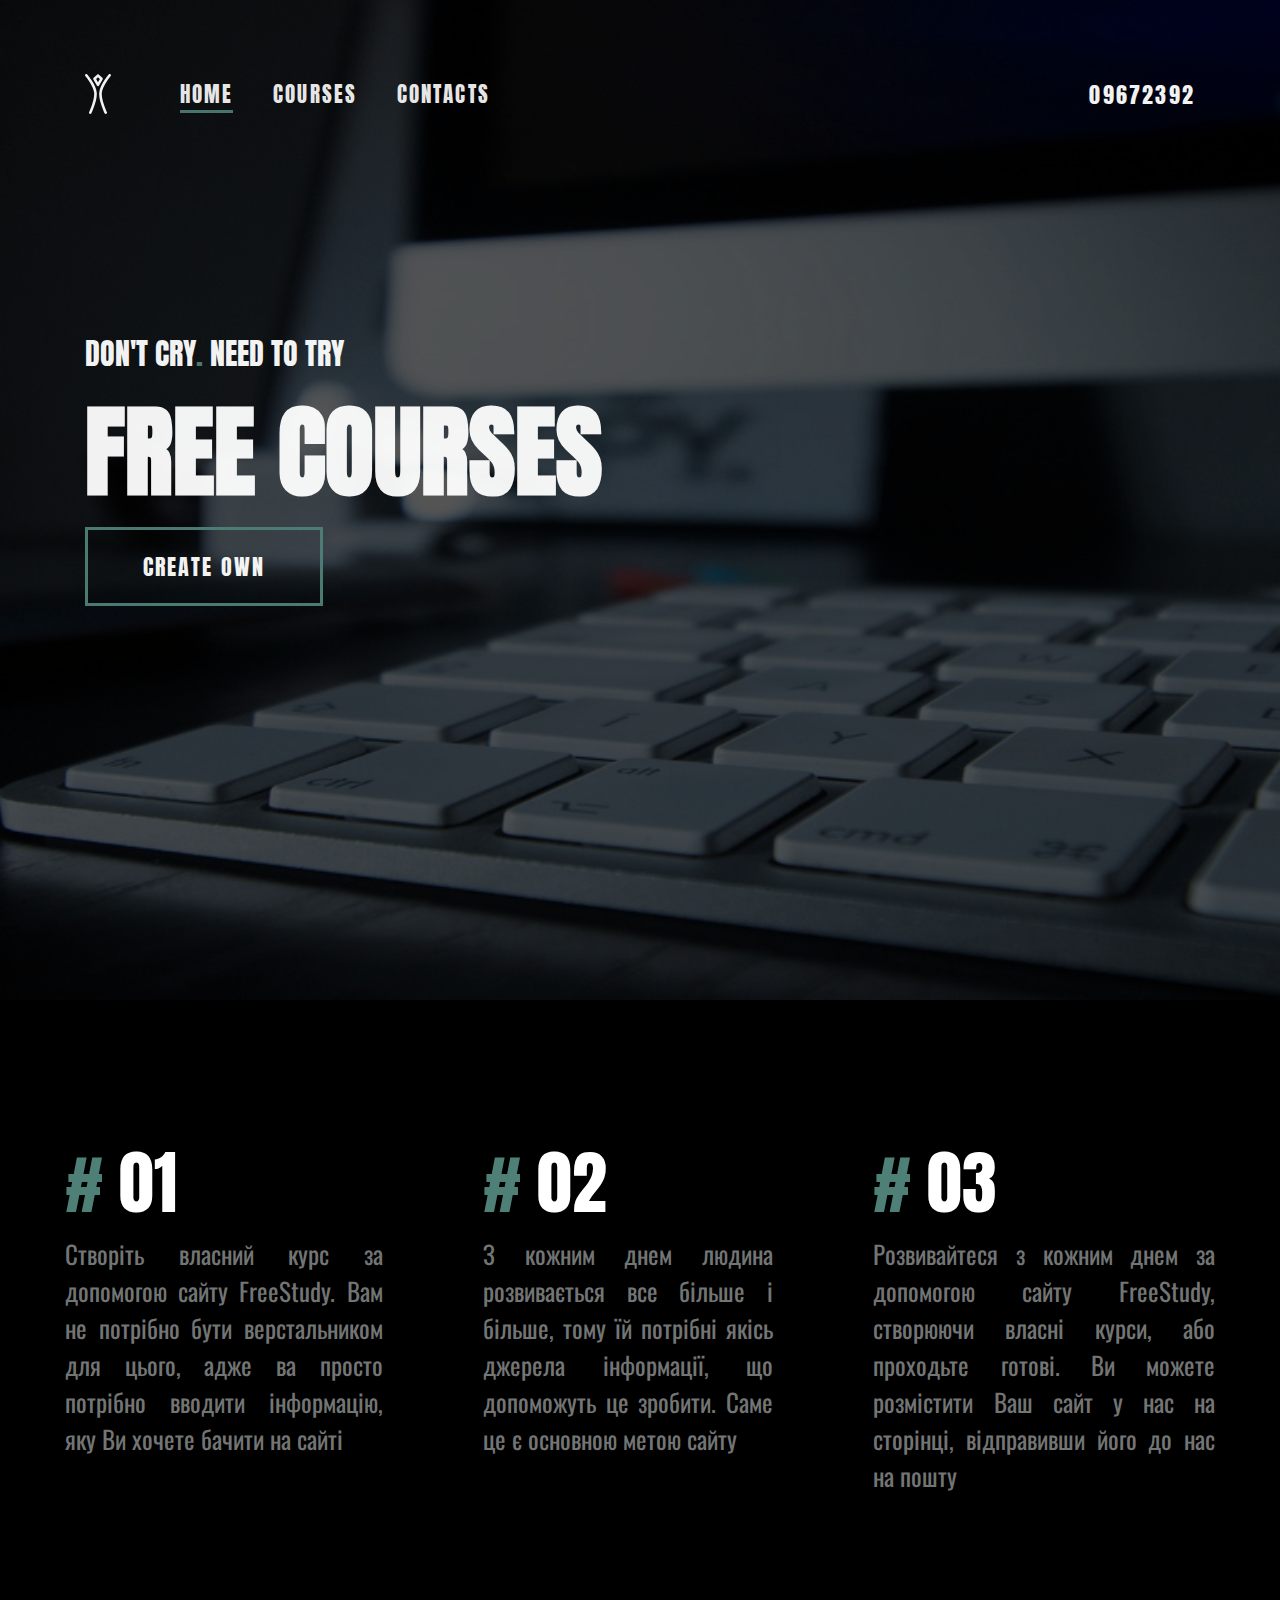
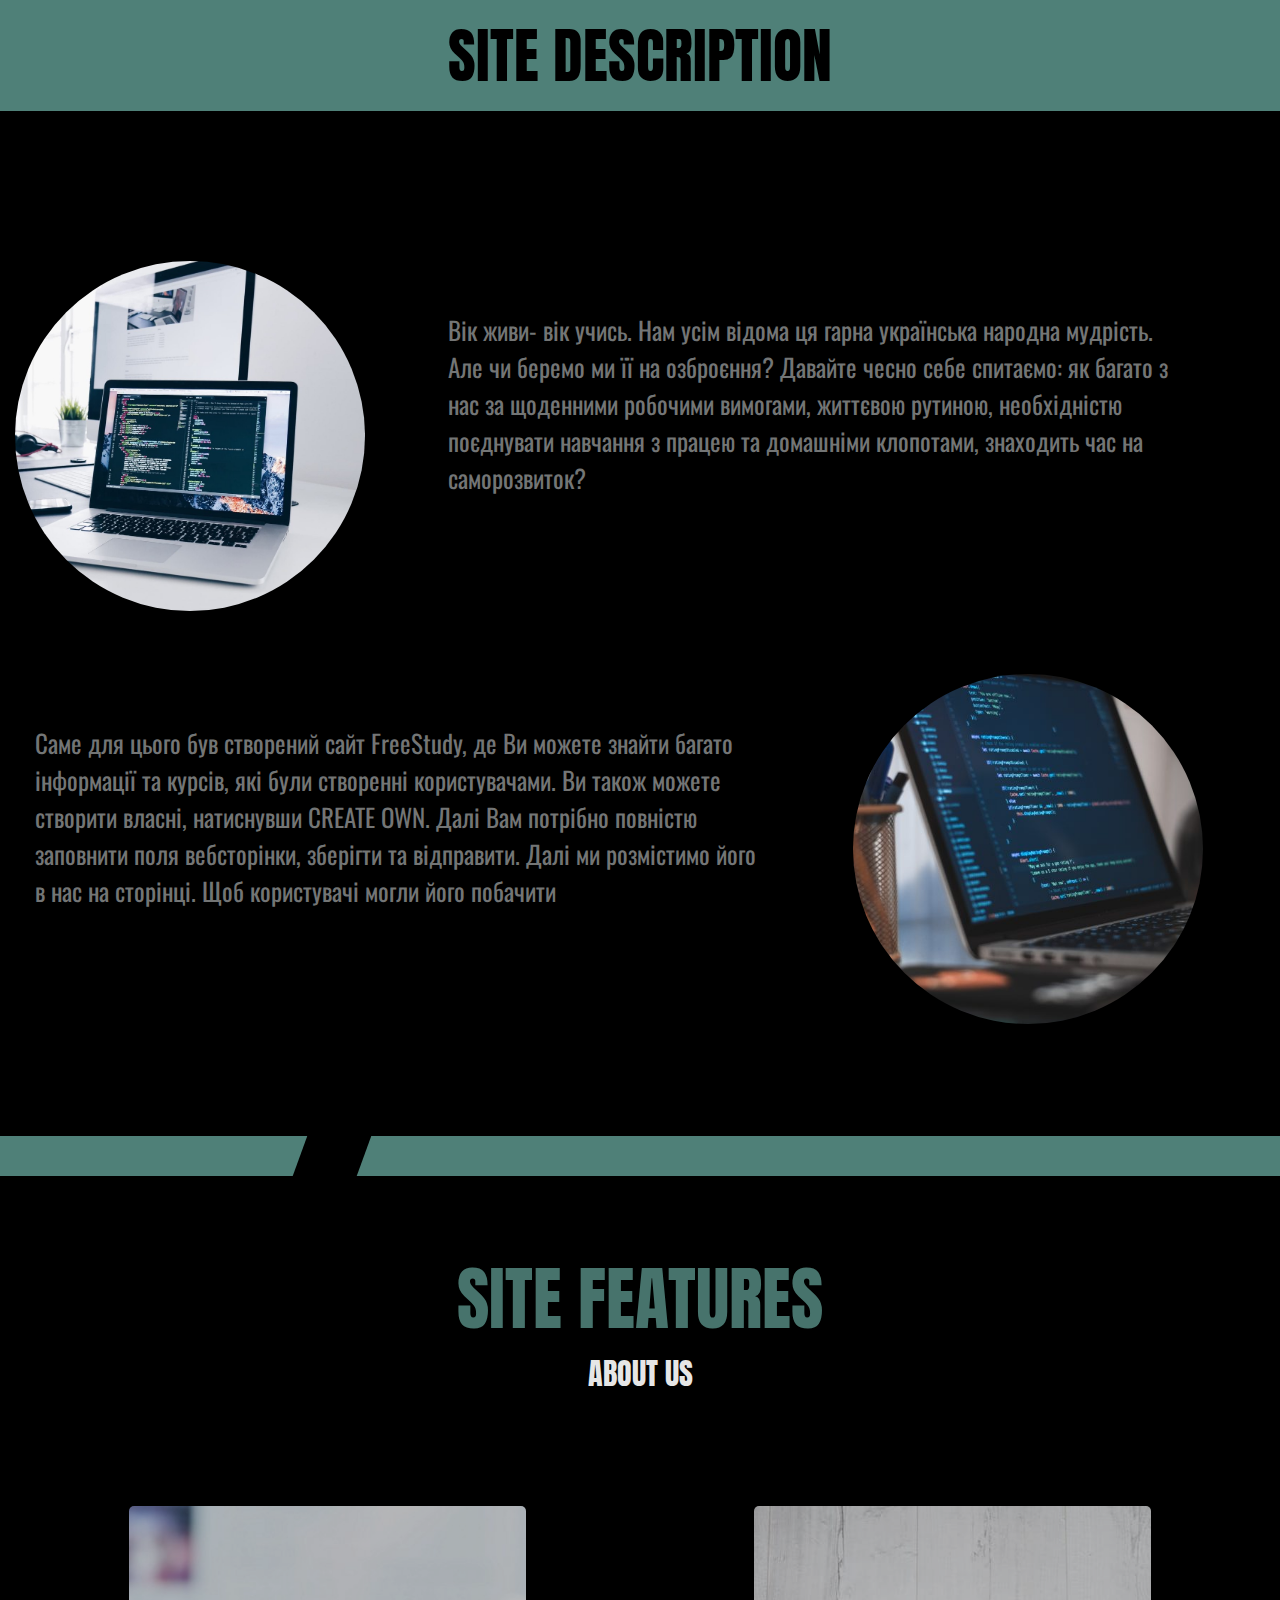
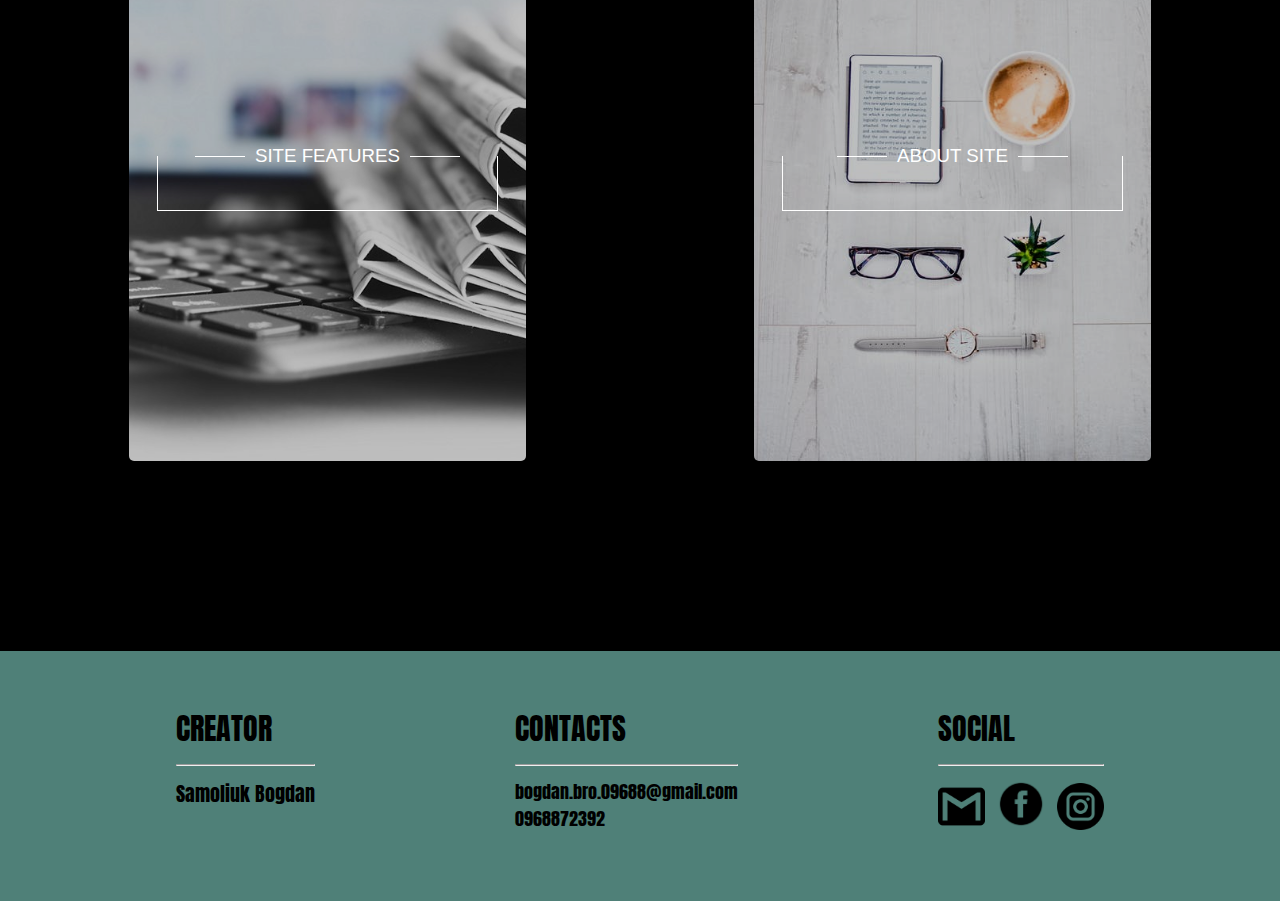
<file: index.html>
<!DOCTYPE html>
	<html>
	<head>
		<meta charset="utf-8">
		<title>Courses</title>
		<link rel="preconnect" href="https://fonts.googleapis.com">
		<link rel="preconnect" href="https://fonts.gstatic.com" crossorigin>
		<link href="https://fonts.googleapis.com/css2?family=Anton&family=Open+Sans&display=swap" rel="stylesheet">
		<link rel="preconnect" href="https://fonts.googleapis.com">
		<link rel="preconnect" href="https://fonts.gstatic.com" crossorigin>
		<link href="https://fonts.googleapis.com/css2?family=Oswald:wght@200;300;500&display=swap" rel="stylesheet">
		<link rel="stylesheet" href="css/main.css">
<link href="https://fonts.googleapis.com/css2?family=Oswald:wght@600&family=PT+Sans&display=swap" rel="stylesheet">
	</head>
	<body>
		<header id="header" class="header">
			<div class="container">
				<div class="nav">
					<img src="img/logo.svg" alt="" class="logo">
				
				<ul class="menu">
					<li>
						<a href="#">
							<span style="border-bottom: #4f8078 solid 3px;">Home
						</a>
					</li>
					<li>
						<a href="index3.html">
							COURSES
						</a>
					</li>
					
					<li>
						<a href="#footer">
							Contacts
						</a>
					</li>
				</ul>
				<a href="tel:0968872392" class="tel">
					09672392
				</a>
			</div>
			<div class="Header_title">
				<p>Don't cry<span style="color: #4f8078;">.</span> need to try</p>
				<h1>
					free Courses 
				</h1>
				<a href="konst.html"><div class="btn">CREATE OWN</div></a>
			</div>
		</div>
		</header>
		<section class="about">
			<div class="container2">
				<div class="for_pic1">		
				<div class="bw">
					<p class='per'>#<span style="color:white;"> 01<span/>
						<p class="text_under_per">Створіть власний курс за допомогою сайту FreeStudy. Вам не потрібно бути верстальником для цього, адже ва просто потрібно вводити інформацію, яку Ви хочете бачити на сайті</p></p></div>
				<div class="bw"><p class='per'>#<span style="color:white;"> 02<span/><p class="text_under_per">З кожним днем людина розвивається все більше і більше, тому їй потрібні якісь джерела інформації, що допоможуть це зробити. Саме це є основною метою сайту</p></p></div>
				<div class="bw"><p class='per'>#<span style="color:white;"> 03<span/><p class="text_under_per" style="">Розвивайтеся з кожним днем за допомогою сайту FreeStudy, створюючи власні курси, або проходьте готові. Ви можете розмістити Ваш сайт у нас на сторінці, відправивши його до нас на пошту</p></p></div>
				</div>
			</div>
			<div class="liner">
				<div class="liner_set">
						site description 
				</div>
			</div>
			<div class="mack" style="margin-top: 150px;" >
				<div class="krug">
					<div class="mack_img_gol">
						<img src="img/human.jpeg" class="mack_img">
					</div>
					<div class="mack_info">Вік живи- вік учись. Нам усім відома ця гарна українська народна мудрість. Але чи беремо ми її на озброєння? Давайте чесно себе спитаємо: як багато з нас за щоденними робочими вимогами, життєвою рутиною, необхідністю поєднувати навчання з працею та домашніми клопотами, знаходить час на саморозвиток? </div>
					</div>
					
					
					</div>
				</div>
			</div>
			<div class="mack"  style="margin-top: 0px; padding-bottom: 50px;">
				<div class="krug" >
					
					<div class="mack_info">Саме для цього був створений сайт FreeStudy, де Ви можете знайти багато інформації та курсів, які були створенні користувачами. Ви також можете створити власні, натиснувши CREATE OWN. Далі Вам потрібно повністю заповнити поля вебсторінки, зберігти та відправити. Далі ми розмістимо його в нас на сторінці. Щоб користувачі могли його побачити</div>
					<div class="mack_img_gol">
						<img src="img/hunan3.jpg" class="mack_img">
					</div>
					</div>
					
					
					</div>
				</div>
			</div>
			<div class="container3">
				<div Id="parallelogram"></div>
				<div Id="parallelogram2"></div>
			</div>
		
			
				<div class=""></div>
		</section>
		<div class="up_vr"><span style="color: #4f8078; text-transform: uppercase;">
site features</span>	<p style="font-size: 30px;">
ABOUT US</p> </div>
	<div class="portfolio-wrap">
		<div class="portfolio-item">
			<div class="portfolio-item-wrap">
			<a href="">
			<img src="img/vr.jpg">
			<div class="portfolio-item-inner">
			<div class="portfolio-heading">
				<h3>site features</h3>
			</div>
			<ul>
				<li>Сайт повнісю безкоштовний</li>
				<li>Створення власних курсів</li>
				<li>Змога викладати їх на сайт</li>	
			</ul>
		</div>
		</a>
	</div>
	</div>
	<div class="portfolio-item">
		<div class="portfolio-item-wrap">
		<a href="">
		<img src="img/vr.jpeg">
		<div class="portfolio-item-inner">
		<div class="portfolio-heading">
			<h3>ABOUT SITE</h3>
		</div>
		<ul>
			<li>Створений за допомогою фреймворка Django</li>
			<li>Використовує jquery</li>
			<li>Має коментарі</li>
		</ul>
		</div>
		</a>
	</div>
	</div>
	</div>
	<div class="under_vr"></div>
		<footer id="footer" class="footer">
			<div style="max-width: 1250px;display: flex">
			<div class="fot1">
			<div class="fot2"><div style="font-size: 30px;text-align: left;">CREATOR</div><hr><div style="font-size:20px">Samoliuk Bogdan</div></div>
					
		</div>
		<div class="fot1">
			<div class="fot2"><div style="font-size: 30px;text-align: left;">CONTACTS</div><hr><div style="font-size:18px">bogdan.bro.09688@gmail.com</div><div style="font-size:18px; text-align: left;">0968872392</div></div>
					
		</div>
				<div class="fot1">
			<div class="fot2"><div style="font-size: 30px;text-align: left;">SOCIAL</div><hr><div style="font-size:18px"><a target="_blank" href="https://mail.google.com/mail/u/0/#inbox?compose=CllgCJqZhJgnZJndPWNHlkKpFGdcJlqdkKwjTfwQHDgZjkzsdgXxFPXzzLrSWDZhXlLRXVzqXWg"><img src="img/mal.png" height="47px" alt=""></a><img src="img/fac.png" height="52px" style="margin: 0 10px" alt=""><img src="img/inst.png" height="47px" style="margin: 0 0px" alt=""></div></div>
					
		</div>
				
	</div>	
</div>
		</footer>
	</body>
	</html>
</file>
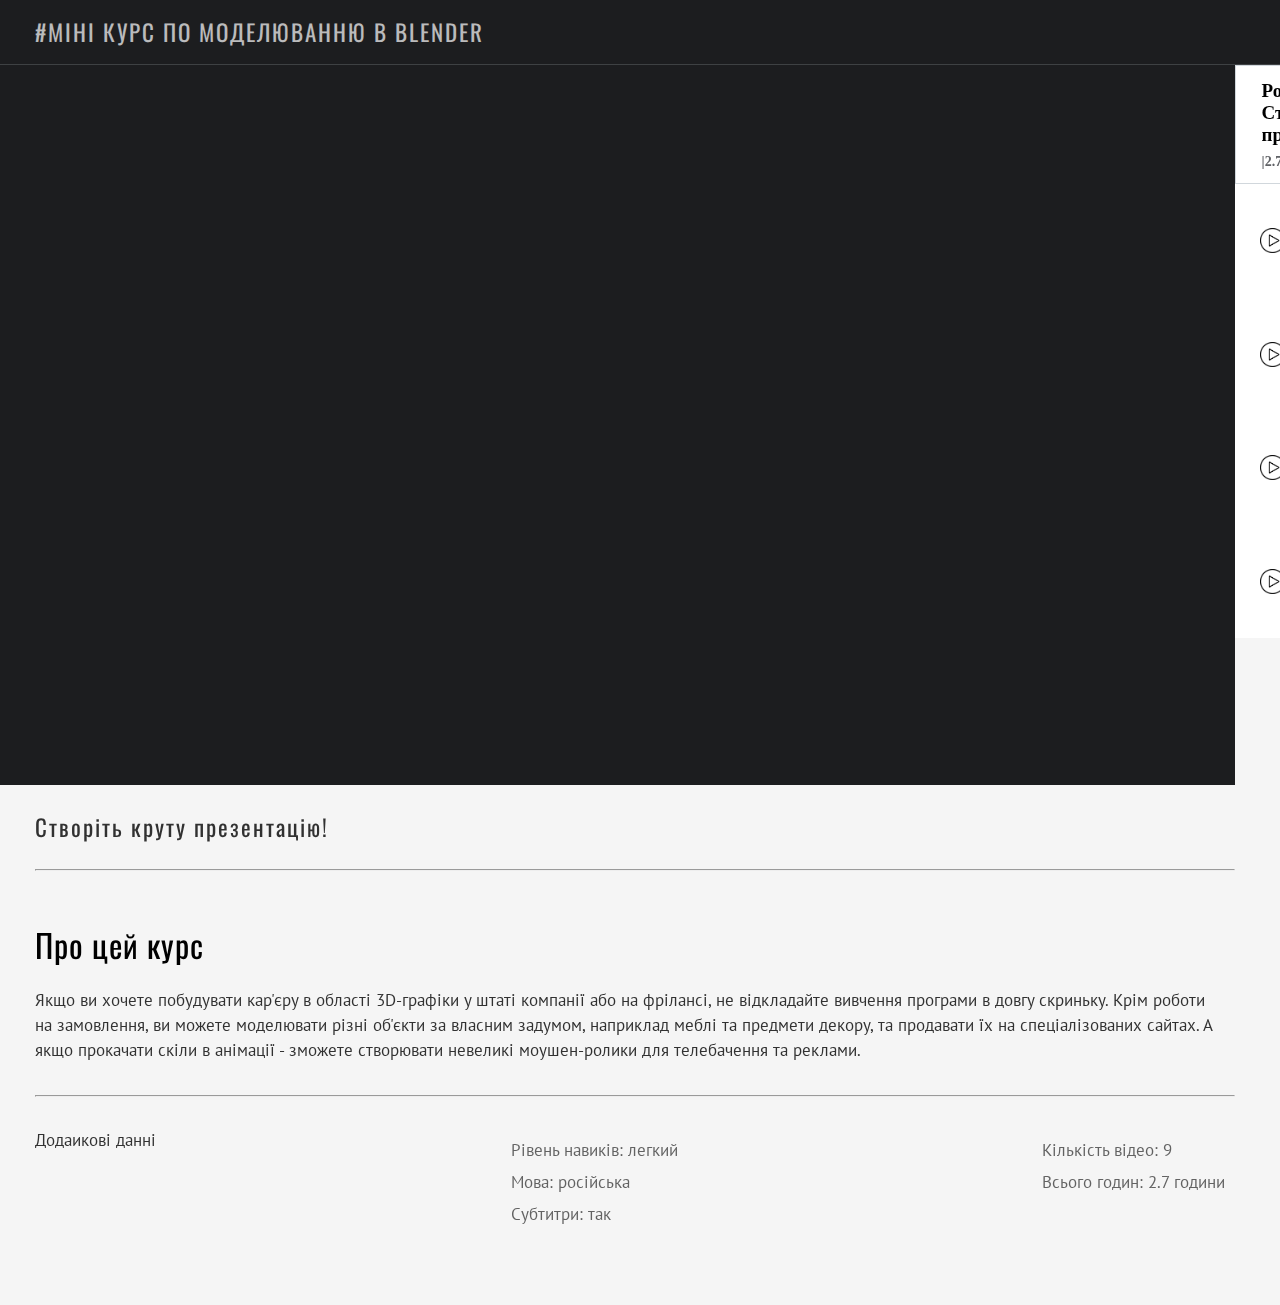
<file: blender.html>
<!DOCTYPE html>
    <html>
    <head>
        <meta charset="utf-8">
        <title>Courses</title>
        <link rel="stylesheet" type="text/css" href="css/main2.css">
        <link rel="preconnect" href="https://fonts.googleapis.com">
        <link rel="preconnect" href="https://fonts.gstatic.com" crossorigin>
        <link href="https://fonts.googleapis.com/css2?family=Anton&family=Open+Sans&display=swap" rel="stylesheet">
<link rel="preconnect" href="https://fonts.googleapis.com">
<link rel="preconnect" href="https://fonts.gstatic.com" crossorigin>
<link href="https://fonts.googleapis.com/css2?family=Fira+Sans:ital,wght@1,200&family=Oswald:wght@200;300;500&family=Raleway:wght@700&display=swap" rel="stylesheet">
<link rel="preconnect" href="https://fonts.googleapis.com">
<link rel="preconnect" href="https://fonts.gstatic.com" crossorigin>
<link href="https://fonts.googleapis.com/css2?family=PT+Sans&display=swap" rel="stylesheet">
<meta name="viewport" content="width=device-width, initial-scale=1">
<link href="https://fonts.googleapis.com/css2?family=Oswald:wght@600&family=PT+Sans&display=swap" rel="stylesheet">
<script src="js/script1.js"></script>
<script src="https://ajax.googleapis.com/ajax/libs/jquery/2.2.0/jquery.min.js"></script>
    </head>
<body>
        <header id="header" class="header">
            <div class="nav">
                <span class="head_tx" style="color:white; margin-top: 15px; font-size: 23px; opacity: .7; font-weight: 400; font-family: 'Oswald', sans-serif; letter-spacing: 2px;">#МІНІ КУРС ПО МОДЕЛЮВАННЮ В BLENDER </span>
            </div>
        </header>
            <div class="gol" style="">
                <div class="vid_inf"  >
                    <div class="video">
                        <div id="brbr" class="video2" style="background-color: #1c1d1f; padding-bottom: 40px;">
                         <iframe id='demo2' style="display: block;" class="vid_curs" src="https://www.youtube.com/embed/1xPVYDlq1lI" title="YouTube video player" frameborder="0"></iframe>
                          
                   </div>
                   <div class="youtube" style="background-color: #1c1d1f;">
    <iframe class="vid_curs2" frameborder="0" allowfullscreen style="background-color: #1c1d1f; padding-bottom: 40px;"></iframe>
                        </div>

  <style type="text/css">
div.youtube {
  display: none;
}
</style>
                   <div class="pereck">
                    <img style="transform: scale(-1, 1)" src="img/per1.png">
                    <div class="text_pereck"></div>
                    <img  src="img/per1.png">
                   </div>
                   <div class="under_vid_gol">
                <div class="under_vid"> <h3 style="font-size: 23px; opacity: .8;font-weight: 400; font-family: 'Oswald', sans-serif; letter-spacing: 2px;">Створіть круту презентацію!</h3></div> <hr >
                <div class="about_cur">
                    <h2 style="margin-bottom: 20px; font-size: 32px;font-weight: 400; font-family: 'Oswald', sans-serif; letter-spacing: 1px;">Про цей курс</h2>
                    <p style="width: 1200px;padding-right: 15px;opacity: .8; line-height: 25px; font-weight: 400;">

Якщо ви хочете побудувати кар'єру в області 3D-графіки у штаті компанії або на фрілансі, не відкладайте вивчення програми в довгу скриньку. Крім роботи на замовлення, ви можете моделювати різні об'єкти за власним задумом, наприклад меблі та предмети декору, та продавати їх на спеціалізованих сайтах. А якщо прокачати скіли в анімації - зможете створювати невеликі моушен-ролики для телебачення та реклами.
</p>
                </div>
                <hr style="margin:32px 0">
                <div class="podr"><div style="opacity: .8; margin-left: 0px;">Додаикові данні</div><div><p>Рівень навиків: легкий</p> 
                                                                   <p>Мова: російська</p> 
                                                                   <p>Субтитри: так</p> 

                </div><div> <p>Кількість відео: 9</p><p>Всього годин: 2.7 години</p> 
</div></div><div id="disqus_thread" style="width:98%; margin: 70px 0;"></div>
<script>
    
    (function() { // DON'T EDIT BELOW THIS LINE
    var d = document, s = d.createElement('script');
    s.src = 'https://https-bogdan8151-github-io-test2-index2.disqus.com/embed.js';
    s.setAttribute('data-timestamp', +new Date());
    (d.head || d.body).appendChild(s);
    })();
</script>
<script id="dsq-count-scr" src="//https-bogdan8151-github-io-test2-index2.disqus.com/count.js" async></script>
               </div>
                    </div>
                        
                    <div class="info">
                       
                        <div class="sidebar2"><span class="udlite2">Розділ 1: Створення презентації<p class="under_udlite">|2.7 години</p></span>
                        </div>
                        <a href="blender.html"><div class="sidebar3"><img src="img/play.png" height="25px" style="margin: 0 25px;"><span class="udlite3" onclick="toggleText()">1. Матеріали курса<p class="under_udlite">|24    мин</p></span></div></a>
                        <div class="sidebar3"><img src="img/play.png" height="25px" style="margin: 0 25px;"><span class="udlite3" onclick="toggleText()">2. Матеріали курса<p class="under_udlite">|14мин</p></span></div>
                        <div class="sidebar4"><img src="img/play.png" height="25px" style="margin: 0 25px;"><span class="udlite3" onclick="toggleText()">3. Матеріали курса<p class="under_udlite">|20мин</p></span></div>
                        <div class="sidebar5"><img src="img/play.png" height="25px" style="margin: 0 25px;"><span class="udlite3"  onclick="toggleTex()">4. Матеріали курса<p class="under_udlite">|24мин</p></span></div>
                        
                        
                       
                        

                    </div>
                    </div>
                </div>
            </div>
            
        <footer>
        </footer>
        <script type="text/javascript">
  $('.sidebar3').click(function() {
  var elem = document.getElementById("brbr");
  elem.style.display = 'none';
  $('div.youtube').css('display', 'block');
  $('iframe.vid_curs2').prop('src', 'https://www.youtube.com/embed/K2KutcaLq9M');
});

   $('.sidebar4').click(function() {
  var elem = document.getElementById("brbr");
  elem.style.display = 'none';
  $('div.youtube').css('display', 'block');
  $('iframe.vid_curs2').prop('src', 'https://www.youtube.com/embed/nOOx6Ik91sc');
});
   $('.sidebar5').click(function() {
  var elem = document.getElementById("brbr");
  elem.style.display = 'none';
  $('div.youtube').css('display', 'block');
  $('iframe.vid_curs2').prop('src', 'https://www.youtube.com/embed/tYQcSP57lls');
});
      $('.sidebar5').click(function() {
  var elem = document.getElementById("brbr");
  elem.style.display = 'none';
  $('div.youtube').css('display', 'block');
  $('iframe.vid_curs2').prop('src', 'https://www.youtube.com/embed/tYQcSP57lls');
});
</script>
<script src="https://ajax.googleapis.com/ajax/libs/jquery/2.2.0/jquery.min.js"></script>
    </body>
    </html>
</file>
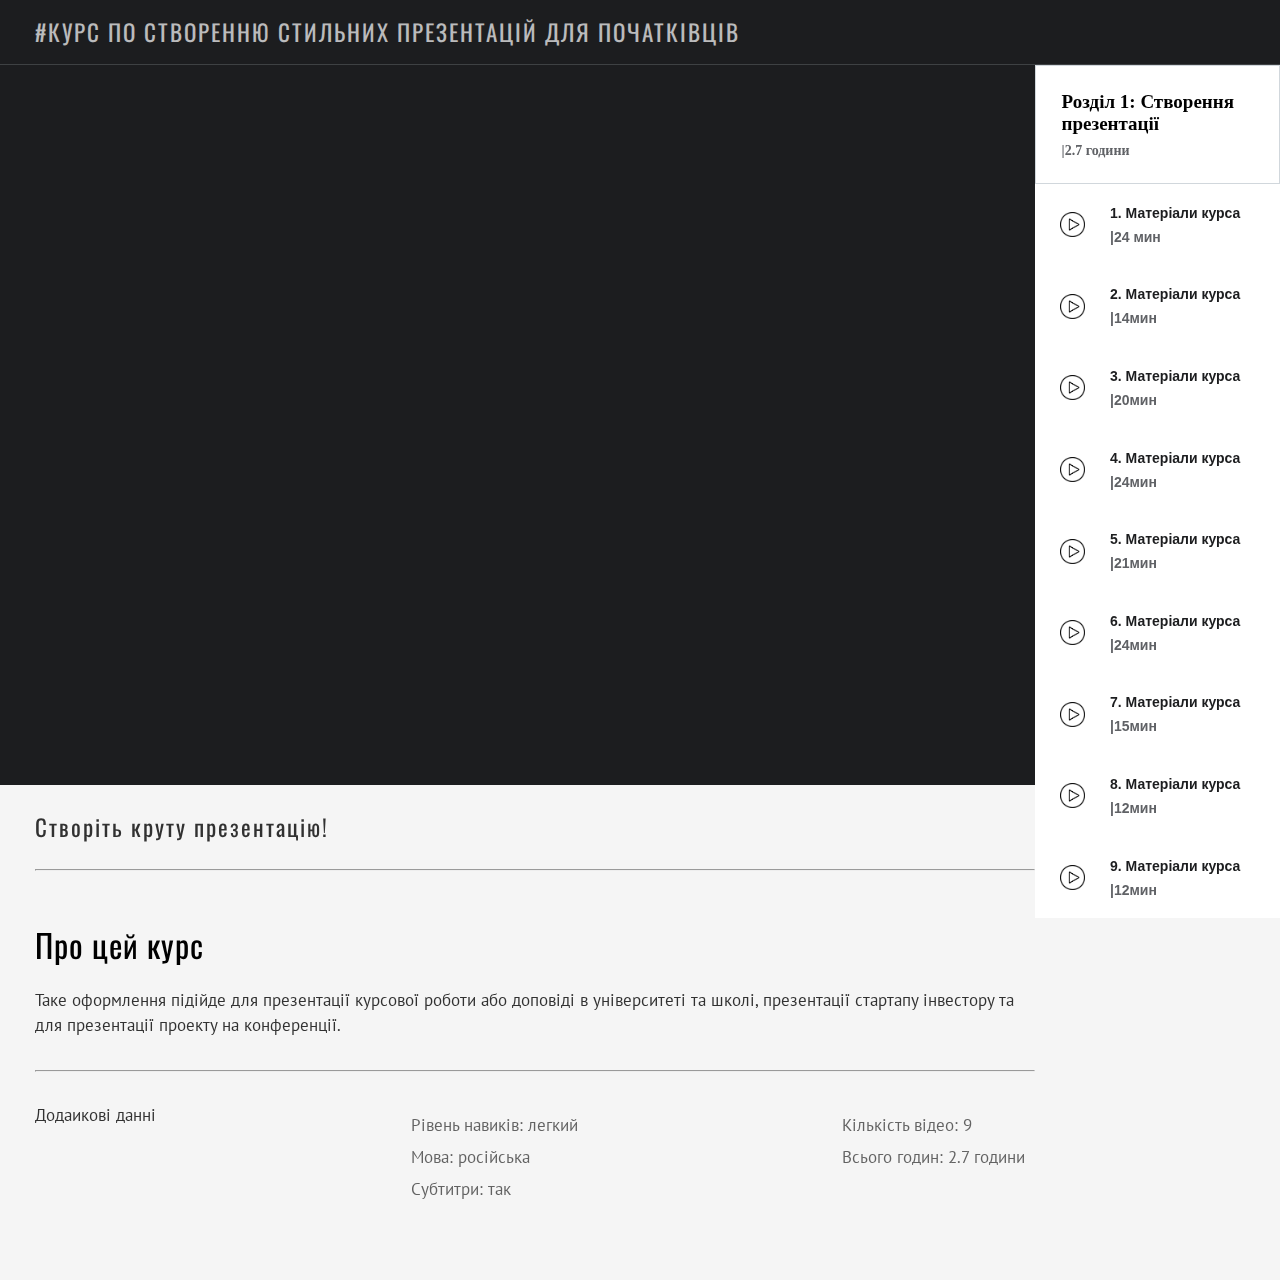
<file: index2.html>
<!DOCTYPE html>
    <html>
    <head>
        <meta charset="utf-8">
        <title>Courses</title>
        <link rel="stylesheet" type="text/css" href="css/main2.css">
        <link rel="preconnect" href="https://fonts.googleapis.com">
        <link rel="preconnect" href="https://fonts.gstatic.com" crossorigin>
        <link href="https://fonts.googleapis.com/css2?family=Anton&family=Open+Sans&display=swap" rel="stylesheet">
<link rel="preconnect" href="https://fonts.googleapis.com">
<link rel="preconnect" href="https://fonts.gstatic.com" crossorigin>
<link href="https://fonts.googleapis.com/css2?family=Fira+Sans:ital,wght@1,200&family=Oswald:wght@200;300;500&family=Raleway:wght@700&display=swap" rel="stylesheet">
<link rel="preconnect" href="https://fonts.googleapis.com">
<link rel="preconnect" href="https://fonts.gstatic.com" crossorigin>
<link href="https://fonts.googleapis.com/css2?family=PT+Sans&display=swap" rel="stylesheet">
<meta name="viewport" content="width=device-width, initial-scale=1">
<link href="https://fonts.googleapis.com/css2?family=Oswald:wght@600&family=PT+Sans&display=swap" rel="stylesheet">
<script src="js/script1.js"></script>
<script src="https://ajax.googleapis.com/ajax/libs/jquery/2.2.0/jquery.min.js"></script>
    </head>
<body>
        <header id="header" class="header">
            <div class="nav">
                <span class="head_tx" style="color:white; margin-top: 15px; font-size: 23px; opacity: .7; font-weight: 400; font-family: 'Oswald', sans-serif; letter-spacing: 2px;">#КУРС ПО СТВОРЕННЮ СТИЛЬНИХ ПРЕЗЕНТАЦІЙ ДЛЯ ПОЧАТКІВЦІВ</span>
            </div>
        </header>
            <div class="gol" style="">
                <div class="vid_inf"  >
                    <div class="video">
                        <div id="brbr" class="video2" style="background-color: #1c1d1f; padding-bottom: 40px;">
                         <iframe id='demo2' style="display: block;" class="vid_curs" src="https://www.youtube.com/embed/R0pXi216Omk" title="YouTube video player" frameborder="0"></iframe>
                          
                   </div>
                   <div class="youtube" style="background-color: #1c1d1f;">
    <iframe class="vid_curs2" frameborder="0" allowfullscreen style="background-color: #1c1d1f; padding-bottom: 40px;"></iframe>
                        </div>

  <style type="text/css">
div.youtube {
  display: none;
}
</style>
                   <div class="pereck">
                    <img style="transform: scale(-1, 1)" src="img/per1.png">
                    <div class="text_pereck"></div>
                    <img  src="img/per1.png">
                   </div>
                   <div class="under_vid_gol">
                <div class="under_vid"> <h3 style="font-size: 23px; opacity: .8;font-weight: 400; font-family: 'Oswald', sans-serif; letter-spacing: 2px;">Створіть круту презентацію!</h3></div> <hr >
                <div class="about_cur">
                    <h2 style="margin-bottom: 20px; font-size: 32px;font-weight: 400; font-family: 'Oswald', sans-serif; letter-spacing: 1px;">Про цей курс</h2>
                    <p style="width: 1000px;padding-right: 15px;opacity: .8; line-height: 25px; font-weight: 400;">

Таке оформлення підійде для презентації курсової роботи або доповіді в університеті та школі, презентації стартапу інвестору та для презентації проекту на конференції.

</p>
                </div>
                <hr style="margin:32px 0">
                <div class="podr"><div style="opacity: .8; margin-left: 0px;">Додаикові данні</div><div><p>Рівень навиків: легкий</p> 
                                                                   <p>Мова: російська</p> 
                                                                   <p>Субтитри: так</p> 

                </div><div> <p>Кількість відео: 9</p><p>Всього годин: 2.7 години</p> 
</div></div><div id="disqus_thread" style="width:98%; margin: 70px 0;"></div>
<script>
    
    (function() { // DON'T EDIT BELOW THIS LINE
    var d = document, s = d.createElement('script');
    s.src = 'https://https-bogdan8151-github-io-test2-index2.disqus.com/embed.js';
    s.setAttribute('data-timestamp', +new Date());
    (d.head || d.body).appendChild(s);
    })();
</script>
<script id="dsq-count-scr" src="//https-bogdan8151-github-io-test2-index2.disqus.com/count.js" async></script>
               </div>
                    </div>
                        
                    <div class="info">
                       
                        <div class="sidebar2"><span class="udlite2">Розділ 1: Створення презентації<p class="under_udlite">|2.7 години</p></span>
                        </div>
                        <a href="index2.html"><div class="sidebar3"><img src="img/play.png" height="25px" style="margin: 0 25px;"><span class="udlite3" onclick="toggleText()">1. Матеріали курса<p class="under_udlite">|24    мин</p></span></div></a>
                        <div class="sidebar3"><img src="img/play.png" height="25px" style="margin: 0 25px;"><span class="udlite3" onclick="toggleText()">2. Матеріали курса<p class="under_udlite">|14мин</p></span></div>
                        <div class="sidebar4"><img src="img/play.png" height="25px" style="margin: 0 25px;"><span class="udlite3" onclick="toggleText()">3. Матеріали курса<p class="under_udlite">|20мин</p></span></div>
                        <div class="sidebar10"><img src="img/play.png" height="25px" style="margin: 0 25px;"><span class="udlite3"  onclick="toggleTex()">4. Матеріали курса<p class="under_udlite">|24мин</p></span></div>
                        <div class="sidebar5"><img src="img/play.png" height="25px" style="margin: 0 25px;"><span class="udlite3" onclick="toggleTex()">5. Матеріали курса<p class="under_udlite">|21мин</p></span></div>
                        <div class="sidebar6"><img src="img/play.png" height="25px" style="margin: 0 25px;"><span class="udlite3">6. Матеріали курса<p class="under_udlite">|24мин</p></span></div>
                        <div class="sidebar7"><img src="img/play.png" height="25px" style="margin: 0 25px;"><span class="udlite3">7. Матеріали курса<p class="under_udlite">|15мин</p></span></div>
                        <div class="sidebar9"><img src="img/play.png" height="25px" style="margin: 0 25px;"><span class="udlite3">8. Матеріали курса<p class="under_udlite">|12мин</p></span></div>
                        <div class="sidebar8"><img src="img/play.png" height="25px" style="margin: 0 25px;"><span class="udlite3">9. Матеріали курса<p class="under_udlite">|12мин</p></span></div>
                        
                       
                        

                    </div>
                    </div>
                </div>
            </div>
            
        <footer>
        </footer>
        <script type="text/javascript">
  $('.sidebar3').click(function() {
  var elem = document.getElementById("brbr");
  elem.style.display = 'none';
  $('div.youtube').css('display', 'block');
  $('iframe.vid_curs2').prop('src', 'https://www.youtube.com/embed/-sskDfLBi68');
});

   $('.sidebar4').click(function() {
  var elem = document.getElementById("brbr");
  elem.style.display = 'none';
  $('div.youtube').css('display', 'block');
  $('iframe.vid_curs2').prop('src', 'https://www.youtube.com/embed/ORJuNkY3FR0');
});
   $('.sidebar5').click(function() {
  var elem = document.getElementById("brbr");
  elem.style.display = 'none';
  $('div.youtube').css('display', 'block');
  $('iframe.vid_curs2').prop('src', 'https://www.youtube.com/embed/Ngxrv7JgUqk');
});
   $('.sidebar6').click(function() {
  var elem = document.getElementById("brbr");
  elem.style.display = 'none';
  $('div.youtube').css('display', 'block');
  $('iframe.vid_curs2').prop('src', 'https://www.youtube.com/embed/hdGJcIug1U0');
});
   $('.sidebar7').click(function() {
  var elem = document.getElementById("brbr");
  elem.style.display = 'none';
  $('div.youtube').css('display', 'block');
  $('iframe.vid_curs2').prop('src', 'https://www.youtube.com/embed/wNh75v23yP8');
});
   $('.sidebar9').click(function() {
  var elem = document.getElementById("brbr");
  elem.style.display = 'none';
  $('div.youtube').css('display', 'block');
  $('iframe.vid_curs2').prop('src', 'https://www.youtube.com/embed/XXiiOGlQl0E');
});
      $('.sidebar8').click(function() {
  var elem = document.getElementById("brbr");
  elem.style.display = 'none';
  $('div.youtube').css('display', 'block');
  $('iframe.vid_curs2').prop('src', 'https://www.youtube.com/embed/VHZrvS4Zn0M');
});
 $('.sidebar10').click(function() {
  var elem = document.getElementById("brbr");
  elem.style.display = 'none';
  $('div.youtube').css('display', 'block');
  $('iframe.vid_curs2').prop('src', 'https://www.youtube.com/embed/6Ijmr1zRtzY');
});

</script>
<script src="https://ajax.googleapis.com/ajax/libs/jquery/2.2.0/jquery.min.js"></script>
    </body>
    </html>
</file>
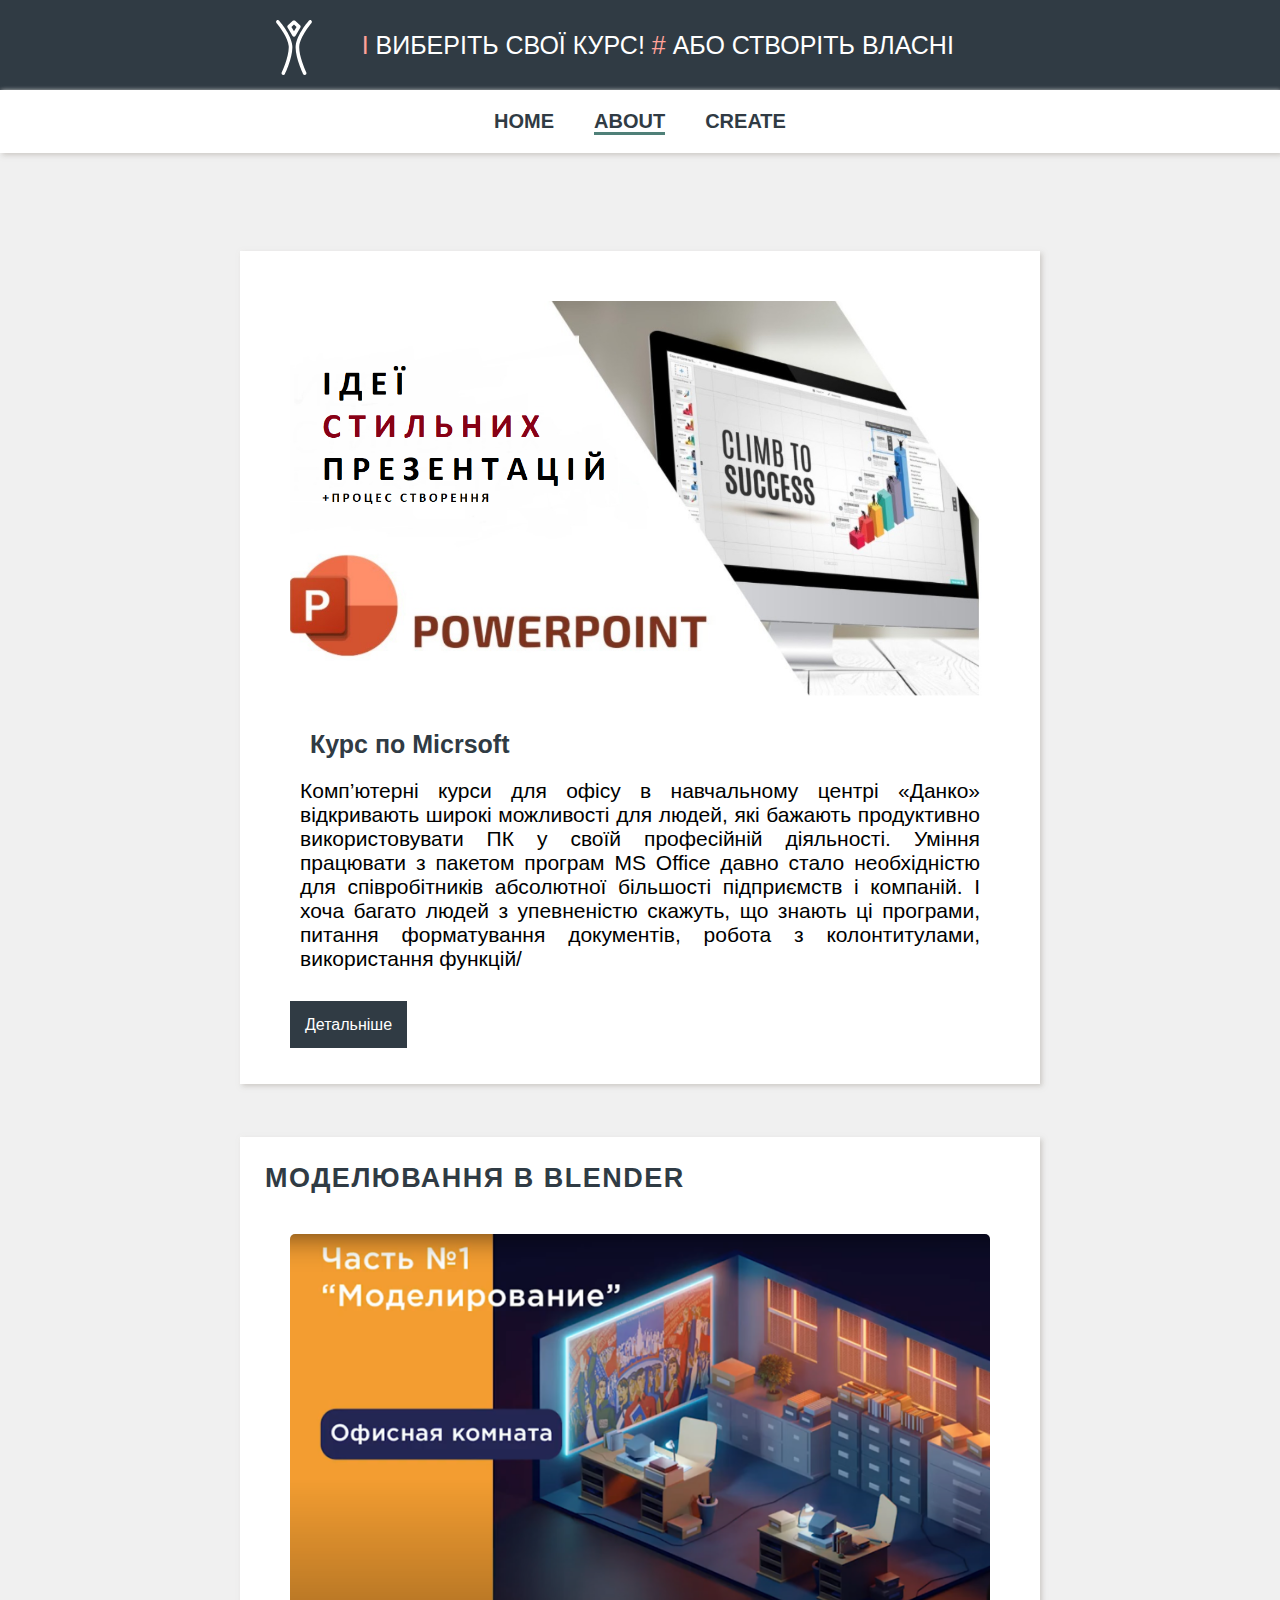
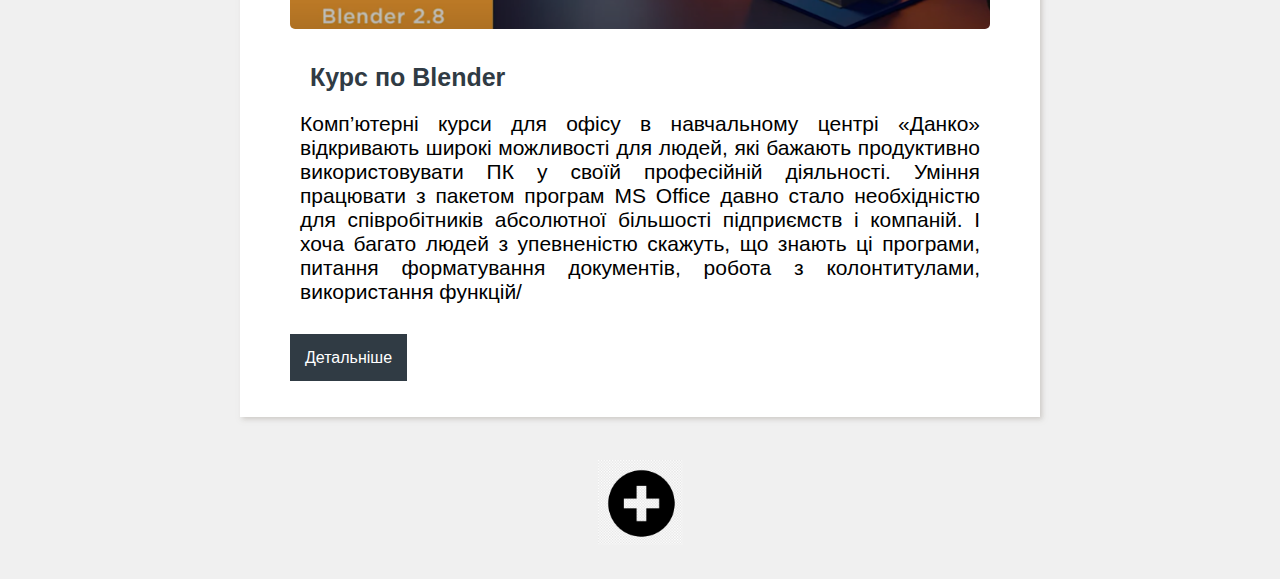
<file: index3.html>
<!DOCTYPE html>
<html>
<head>
	<meta charset="utf-8">
	<meta name="viewport" content="width=device-width, initial-scale=1">
	<link rel="stylesheet" href="css/main3.css">

	<title></title>
</head>
<body>
	<div style="background-color:#303b44 ;">
	<header style=" display: flex; justify-content: center;max-width: 800px;">
		<div >
		<img class="hd_log" src="img/logo.svg" alt=""></div><h4 style="color:white; margin: auto 50px;"><span style="color: rgb(255, 162, 153);">I</span> ВИБЕРІТЬ СВОЇ КУРС! <span style="color: rgb(255, 162, 153);">#</span> АБО СТВОРІТЬ ВЛАСНІ</h4>
		
	</header>
</div>
<div style="display:flex; justify-content:space-between;">	
	<div class="header"><div style="max-width: 800px;color: rgb(255, 162, 153); padding: 20px 0 ;"><a href="index.html"><span>HOME</span></a><span style="border-bottom: #4f8078 solid 3px;">ABOUT</span><a href="konst.html"><span>CREATE</span></a></div></div></div>
	<hr style="height: 50px;">	
	<div class="gol">
		<div class="nach"><div class="img_for_text"><img src="img/point.png"></div><div class="text_under">
			<h3>Курс по Micrsoft</h3>Комп’ютерні курси для офісу в навчальному центрі «Данко» відкривають широкі можливості для людей, які бажають продуктивно використовувати ПК у своїй професійній діяльності.

Уміння працювати з пакетом програм MS Office давно стало необхідністю для співробітників абсолютної більшості підприємств і компаній. І хоча багато людей з упевненістю скажуть, що знають ці програми, питання форматування документів, робота з колонтитулами, використання функцій/

</div>
<a href="index2.html"><div style="padding: 20px 10px 40PX 40px "><span class="knop">Детальніше</span></div></div></a>

</div>
<hr>

<div class="gol" >
		<div class="nach"><h1><h1 style="letter-spacing: 1.5px;">МОДЕЛЮВАННЯ В BLENDER </h1></h1><div class="img_for_text"><img src="img/blend.png" style="border-radius: 5px;"></div><div class="text_under">
			<h3>Курс по Blender</h3>Комп’ютерні курси для офісу в навчальному центрі «Данко» відкривають широкі можливості для людей, які бажають продуктивно використовувати ПК у своїй професійній діяльності.

Уміння працювати з пакетом програм MS Office давно стало необхідністю для співробітників абсолютної більшості підприємств і компаній. І хоча багато людей з упевненістю скажуть, що знають ці програми, питання форматування документів, робота з колонтитулами, використання функцій/

</div>
<a href="blender.html"><div style="padding: 20px 10px 40PX 40px;"><span class="knop">Детальніше</span></div></div></a>

</div>
<hr>
<div style="width:100% ;margin: 30px auto;">
<div style="max-width:85px;margin: 0 auto;">
<a href="konst.html"><img style="im_pl" src="img/plus.png"></a>
</div>	
</div>
</div>
</body>
</html>
</file>
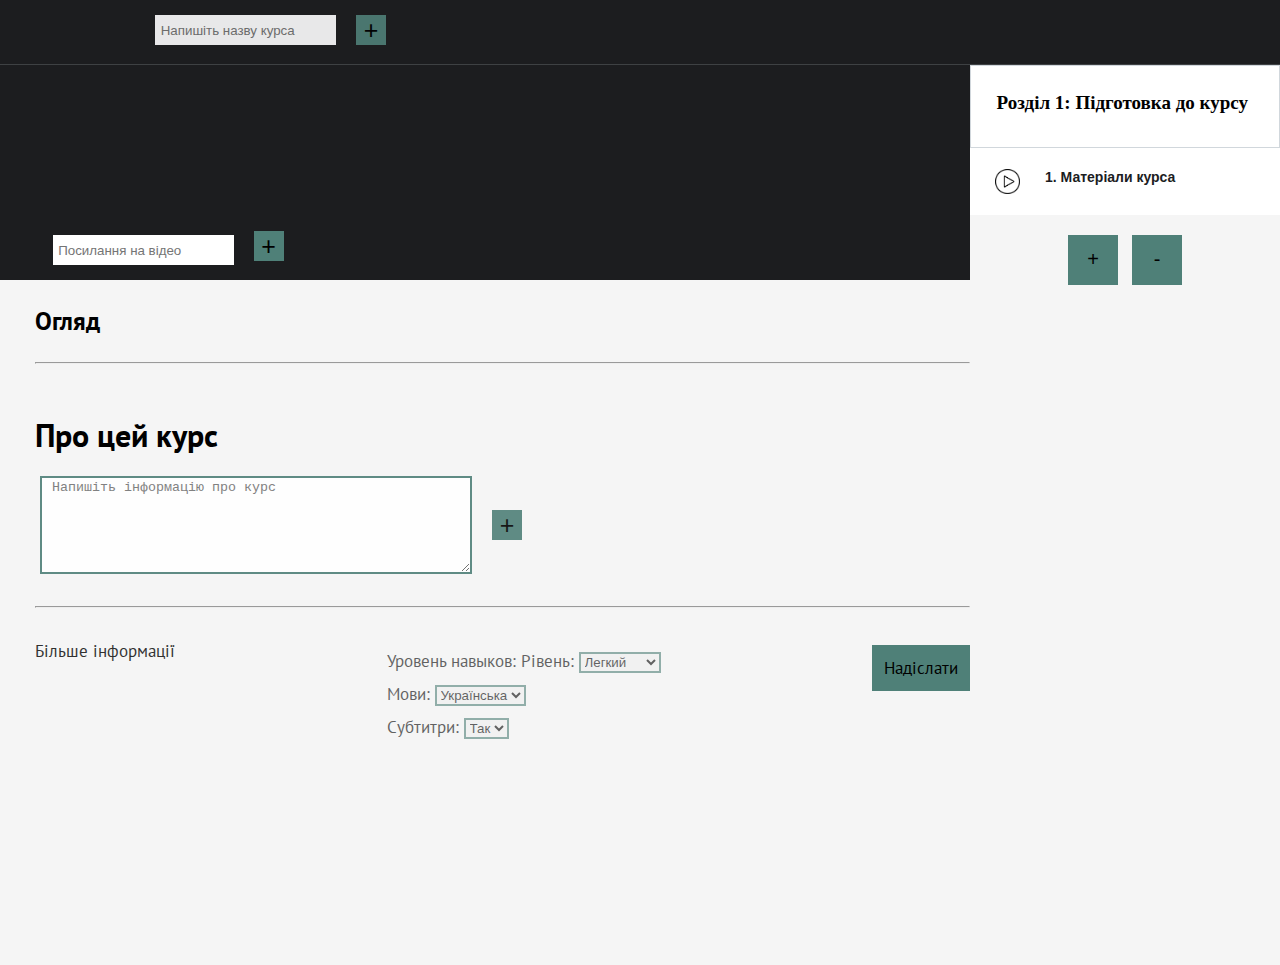
<file: konst.html>
<!DOCTYPE html>
    <html lang="uk">
    <head>
        <meta charset="utf-8">
        <meta http-equiv="Content-Type" content="text/html; charset=utf-8" />
        <title>Courses</title>
        <link rel="stylesheet" type="text/css" href="css/main2.css">
        <link rel="preconnect" href="https://fonts.googleapis.com">
        <link rel="preconnect" href="https://fonts.gstatic.com" crossorigin>
        <link href="https://fonts.googleapis.com/css2?family=Anton&family=Open+Sans&display=swap" rel="stylesheet">
<link rel="preconnect" href="https://fonts.googleapis.com">
<link rel="preconnect" href="https://fonts.gstatic.com" crossorigin>
<link href="https://fonts.googleapis.com/css2?family=Fira+Sans:ital,wght@1,200&family=Oswald:wght@200;300;500&family=Raleway:wght@700&display=swap" rel="stylesheet">
<link rel="preconnect" href="https://fonts.googleapis.com">
<link rel="preconnect" href="https://fonts.gstatic.com" crossorigin>
<link href="https://fonts.googleapis.com/css2?family=PT+Sans&display=swap" rel="stylesheet">
<meta name="viewport" content="width=device-width, initial-scale=1">
<link href="https://fonts.googleapis.com/css2?family=Oswald:wght@600&family=PT+Sans&display=swap" rel="stylesheet">
    </head>
<body>
<script>
window.addEventListener("load",function(){
    if(localStorage.getItem("page")) document.getElementsByTagName("html")[0].innerHTML = localStorage.getItem("page");
     // перезаписываем страницу при загрузке
     
    document.getElementById("btn").addEventListener("click",function(){
        var .hd1 = document.createElement("hd1"); 
        hd1.innerHTML = "element";
        document.getElementsByClassName("navbar-nav")[0].appendChild(li);
    }); // запиливаем функцию добавления элемента в список ul
    
    window.addEventListener("click",function(){
        localStorage.setItem("page",document.getElementsByTagName("html")[0].innerHTML);
    }); // перезаписываем страницу при каждом клике 
});
</script>
    <script type="text/javascript"></script>
        <header id="header" class="header">
            
                <span class="head_tx1" style="font-family: 'PT Sans', sans-serif;
color:white; margin-top: 15px; margin-left: 80px;color: white; font-size: 25px; opacity: .9;">
                <div class="nav">
</span><div style="display: flex; margin-left: 40px;opacity: ; font-weight: 400; font-family: 'Oswald', sans-serif; letter-spacing: 2px;" >
                    <input type="text" maxlength="70" class="text_inp1" name="" placeholder=' Напишіть назву курса' style=" color: blak;"><button style="height: 30px; width: 30px;" class="bt_tx1">+</button></div>
                
            </div>
        </header>
            <div class="gol">
                <div class="vid_inf">
                    <div>
                        <div class="video"  style="background-color: #1c1d1f;">
 <script src="https://cdn.plyr.io/3.6.9/plyr.js"></script>
<link rel="stylesheet" href="css/plyr.css">

<!-- сам элемент пллера -->
<video id="player" autoplay></video>


<span class="text-ft-inpt2" style="font-family: 'PT Sans', sans-serif;
    color:#1c1d1f; margin-top: 15px; display: none;  opacity: .9;">
                    
    </span><div class="un_sl" style="display: flex; justify-content: center;" ><div class="nav" >
                        <input id="myInput" type="text" maxlength="300" name="" placeholder=' Посилання на відео' style="margin: 15px 0; color: blak;"><button style="height: 30px; width: 30px;" class="bt_tx2" on>+</button>
                        <div class="un_sl" style="display: flex; justify-content: center;" >
            </div></div></div>

<script type="text/javascript"></script>
    

                    <div class="form-group">
</div>
                   </div>   
                       <div class="pereck">
                    <img style="transform: scale(-1, 1)" src="img/per1.png">
                    <div class="text_pereck"></div>
                    <img  src="img/per1.png">
                   </div>
                   <div class="under_vid_gol">
                <div class="under_vid"> <h3 style="font-size: 25px;">Огляд</h3></div> <hr >
                <div class="about_cur" style="max-width: 1000px;">
                    <h2 style="margin-bottom: 20px; font-size: 32px;">Про цей курс</h2>
                   
                    <span class="text-ft-inpt" style="font-family: 'PT Sans', sans-serif;
    color:#606266; margin-top: 15px; margin-left: 0px; width: 200px;  opacity: .9;">
                    <div class="nav">
    </span><div style="display: flex; margin-left: -30px;" >
                        <textarea type="text" maxlength="300" class="text_inp" name="" placeholder=' Напишіть інформацію про курс' style=" color: blak;"></textarea><button style="height: 30px; width: 30px;" class="bt_tx">+</button></div></div>
                </div>  
                <hr style="margin:32px 0">
                <div class="podr"><div style="opacity: .8; margin-left: 0px;">Більше інформації</div><div><p>Уровень навыков: Рівень: <select style="border:2px solid #4f8078;">
                        <option value="018">Легкий</option>
                        <option value="018">Середній</option>
                        <option value="018">Важкий</option>
                        </select></p> 
                                                                   <p>Мови:  <select style="border:2px solid #4f8078;">
            <option value="017">Українська</option>
            <option value="018">Російська</option>
            <option value="019">English</option>
     </select>    </p> 
                                                                   <p>Субтитри: <select style="border:2px solid #4f8078;">
                                                                    <option value="018">Так</option>
                                                                    <option value="018">Ні</option>
                                                                   </select></p> 

                </div><div>
                    
<a target="_blank" href="https://mail.google.com/mail/u/0/#inbox?compose=CllgCJqZhJgnZJndPWNHlkKpFGdcJlqdkKwjTfwQHDgZjkzsdgXxFPXzzLrSWDZhXlLRXVzqXWg" style="text-decoration: none; color: black;"><div class="sx" style="margin-top:5px">Надіслати</div></a>

</div></div>
<div id="disqus_thread" style="width:98%; margin: 70px 0;"></div>
<script>
    
    (function() { // DON'T EDIT BELOW THIS LINE
    var d = document, s = d.createElement('script');
    s.src = 'https://https-bogdan8151-github-io-test2-index2.disqus.com/embed.js';
    s.setAttribute('data-timestamp', +new Date());
    (d.head || d.body).appendChild(s);
    })();
</script>

               </div>
                    </div>
                        
                    <div class="info">
                       
                        <div class="sidebar2"><span class="udlite2">Розділ 1: Підготовка до курсу<p class="under_udlite"></p></span>
                        </div>
                        <div class="sidebar3"><img src="img/play.png" height="25px" style="margin: 0 25px;"><span class="udlite3">1. Матеріали курса<p class="under_udlite"></p></span></div>
                     <div id="hd1" class="navbar-nav"></div>
                      <div class="upr" style="display:flex; justify-content: center;">
                        <input style="display: block;" class="btn" type="button" id="btn" type="button" name="" value="+" onclick="AddElem();">
                        <input style="display: block;" class="btn" type="button" name="" value="-" onclick="RemElem();">
                        <script src="js/script1.js"></script>
                    </div>
                    </div>
                    </div>
                </div>
            </div>
</script>
        <footer>
        </footer>
        <style type="text/css">*{
    box-sizing: border-box;

}

body{
    width: ;
        /*#dce5f2*/
    background-color: #f5f5f5;
    padding: 0;
    margin: 0;
    font-family: 'PT Sans', sans-serif;
    color: white;
    font-size: 17px;
}

h1, h2, h3, h4, h5, h6{
    padding: 0;
    margin: 0;
    
}

a{
    text-decoration: none;
}

ul,li{
    display: block;
    padding: 0;
}

p{
    margin: 0;
}


.header{
    font-weight: 300;
    height: 65px;
    min-width: 635px;
    background-color: #1c1d1f;
    border-bottom: .2px solid #3e4143;
    display: flex;
    justify-content: left;
}

.nav{

    width: 100vh;
    margin: auto 0px;
    margin-left: 35px;
    color: black;
    font-weight: 300;
    

}
  .pereck{
    
    width: 100%;
    display: flex;
    justify-content: space-around;
    
}

.pereck img{
        
    height: 0px;
    width: 0px;
    opacity: .8;
}


.vid_inf{
    
    color: white;
    display: grid;
    grid-template-columns:8fr 2.7fr;
    
}

.vid_inf iframe{
    display: flex;
    margin: 0 auto;
}

.vic{
    width: 100;
 background-color: #1c1d1f;
}



.info{
    width: 100%;
    right: 0;
    letter-spacing: .000001px;
    height: 100vh;
    color: black;
    
}
.vid_curs{
    display: block;
    width: 90%;
    height: 40em;
}
.vid_curs2{
    display: none;
    width: 90%;
    height: 40em;
}
.vid_curs3{
    display: none;
    width: 90%;
    height: 40em;
}
@media (max-width: 360px) {
.text_pereck{
    color: black;

}

.pereck{
    
    width: 100%;
    display: flex;
    justify-content: center;
    margin: 40px 0px;
}

.pereck img{
    
    height: 50px;
    width: 50px;
    opacity: .6;
}


    .gol{
        width: 100vh;
    }
    .vid_inf{
    color: white;
    
}

.head_tx{
     margin-top: 15px; 
     font-size: 30px;
}

    .video{
        width: 100%;
    }


    .vid_inf iframe{
    width: 100%;
    height: 450px;
    display: flex;
    margin: 0 auto;
}
    .under_vid_gol{
    color: black;
    margin-top: 25px;
    
   }

    .sidebar--sidebar--2XpCD .sidebar--sidebar-header--3RQk_ {
    width: 100%;
    background-color: #1c1d1f;
    border-right: 0;
    border-bottom: 1px solid #d1d7dc;
}

}

@media (max-width: 900px) {
.text_pereck{
    color: black;

}
.pereck{
    width: 100%;
    display: flex;
    justify-content: center;
    margin: 40px 0px;
}

.pereck img{
    margin-right: 50px;
    margin-right: 50px;
    height: 50px;
    width: 50px;
    opacity: .6;
}


.head_tx{
     margin-top: 15px; 
     font-size: 30px;
}

    .gol{
        
    }
    .vid_inf{
    color: white;
    display: grid;
   grid-template-columns:9fr 0fr;
    
}
    .video{
        width: 100%;
    }

    .info{
        display: none;
        width: 100%;

    }

        .vid_inf iframe{

    height: 450px;
    display: flex;
    margin: 0 auto;
}
    .under_vid_gol{
    color: black;
    margin-top: 25px;

   }
}изда

тебе

.sidebar--sidebar--2XpCD .sidebar--sidebar-header--3RQk_ {
    width: 100%;
    background-color: #1c1d1f;
    border-right: 0;
    border-bottom: 1px solid #d1d7dc;
}
}


  .udlite-heading-md{
     font-weight: 700;
     font-family: 'Franklin Gothic Medium';
     font-size: 21px;
  }

 .sidebar--sidebar--2XpCD .sidebar--sidebar-header--3RQk_ {
    width: 100vh;
    background-color: #1c1d1f;
    border-right: 0;
    border-bottom: 1px solid #d1d7dc;
}

.udlite2{
    border-right: 0;
    font-family: 'Franklin Gothic Medium';
    font-weight: 900;
    font-size: 19px;
}
.sidebar2{
    max-height: 119px;
    font-size: 16px;
    font-weight: 400;
    display: flex;
    align-items: center;
    justify-content: space-between;
    padding:1.6rem;
   border: 1px solid #d1d7dc;
    background-color: #fff;
   }

   .udlite3{
    color: #1c1d1f;
    font-family: 'Zen Kaku Gothic Antique', sans-serif; font-size: 14px;
    font-weight: 700;
    padding-right: 5px;
    margin-right: auto;
    

}


.sidebar3:hover{
    background-color: #d1d7dc;
   
}
.sidebar3{
    padding: 1.3rem  0;
    display: list-item
    list-style-type: disc;
    display: flex;
    align-items: center;
    justify-content: space-between;
    padding:
    border-bottom: 1px solid #d1d7dc;
    background-color: #fff;
   }

   .under_udlite{
    color: #606266;
    font-size: 14px;
    padding-top: 8px;
   }

   .under_vid_gol{
    color: black;
    margin-top: 25px;
    margin-left:35px;;
   }

   .under_vid{
    margin-bottom: 25px;
 
   }

  .about_cur{

    margin-top: 50px;

  }

  .podr{
    display: flex;
    justify-content: space-between;
    margin-bottom: 25px;
  }

  .podr p{
    margin: 10px;
    opacity: .6;
  }

  footer{
    width: 100%;
    background-color: #1c1d1f;
    padding: 00px;
  }

input{
    border: 2px solid #4f8078;
    height: 30px;
    background-color: white;
    border: none;

}

textarea{
    
    height: 98px;
    width: 432px;
    border: 2px solid #4f8078;
}
.bt_tx1{
    margin: auto 0;
    height: 40px;
    width: 40px;
    background-color: #4f8078;
    border: none;
    font-size: 25px;
    margin-left: 20PX;
}
.bt_tx2{
    margin: auto 0;
    height: 40px;
    width: 40px;
    background-color: #4f8078;
    border: none;
    font-size: 25px;
    margin-left: 20PX;
}
.bt_tx3{
    margin: auto 0;
    height: 40px;
    width: 40px;
    background-color: #4f8078;
    border: none;
    font-size: 25px;
        
}
.bt_tx{
    margin: auto 0;
    height: 40px;
    width: 40px;
    background-color: #4f8078;
    border: none;
    font-size: 25px;
    margin-left: 20PX;
}

.upr input{
        margin: 7px ;
        background-color:#4f8078;
         font-size: 20px;
         width: 50px;
         height: 50px;
         margin-top: 20px;
    }

    
.sx{
    padding: 12px;
    text-align: center;
    
    background-color: #4f8078;
}

</style>
<script type="text/javascript">

addEventListener("keydown", function(event) {
    
    if (event.keyCode == 83 && event.ctrlKey)
      document.getElementById("btn").style.display = "none";
        
  });
var hd1 = document.getElementById('hd1');
  //Ловим нужный элемент в общей видимости
var i_elcnt = 1;
   // Будем считать количество добавленных ссылок

function AddElem() {
    // Отдельно делаем ф. для добавления и удаления элементов + добавить вторую кнопку
    i_elcnt++;
                    // Счетчик элементов + 1
    var elnk = document.createElement('a');
    var ebrk = document.createElement('a');
    console.log('  Add brk: %o\n  Add lnk: %o', ebrk, elnk);

    elnk.innerHTML = '<div id="t" class="sidebar3" onClick="Refresh()"><img src="img/play.png" height="25px" style="margin: 0 25px;"><span class="udlite3">' + i_elcnt + '. Матеріали курса<p class="under_udlite"></p></span></div>';

    hd1.appendChild(ebrk);  
    hd1.appendChild(elnk); 
}


function RemElem() {
    var icnl = hd1.childNodes.length;

    var i, o_ch, s_out;

    console.clear();
    if( icnl <= 1 ){
    
        console.log(' No childrens or only text of hd1 --> EXIT ');

    }
    console.log( 'OB: %o (CH: %i)', hd1.id, ( icnl ) );
 

    for( i=0; i < icnl; i++) {
        o_ch = hd1.childNodes[i];

    
        
        if( o_ch.nodeType == 3 ) {  //nodeType 1 is Element, 3 is Text
   
            console.log('  %o (Type: %i) --> SKIP', o_ch, o_ch.nodeType);
            continue;  
        }
        console.log('  %o (Type: %i)', o_ch, o_ch.nodeType);
   
    }

    hd1.removeChild(hd1.lastChild);
    hd1.removeChild(hd1.lastChild);
    i_elcnt--;
 
}
document.querySelector('.bt_tx1').onclick = myClickl;

function myClickl() {
    let a = document.querySelector('.text_inp1').value;
    document.querySelector('.head_tx1').innerHTML = a;
}

document.querySelector('.bt_tx2').onclick = myClic;

function myClic() {
    let a = document.querySelector('#myInput').value;
    document.querySelector('.text-ft-inpt2').innerHTML = a;
}



document.querySelector('.bt_tx').onclick = myClick;

function myClick() {
    let a = document.querySelector('.text_inp').value;
    document.querySelector('.text-ft-inpt').innerHTML = a;
}



const player = new Plyr('#player');
player.source = {
  type: 'video',
  sources: [
    {
      src: 'cc5fOYHX4ds',
      provider: 'youtube',
    },
  ],
};


function changeVideo(youtubeId) {
  player.source = {
    type: 'video',
    sources: [
      {
        src: youtubeId,
        provider: 'youtube',
      },
    ],
  };
  player.restart();
}

const myInput = document.getElementById('myInput');
myInput.addEventListener('change', function(){
  const youtubeId = youtubeGetID(this.value);
  if (youtubeId) {
    changeVideo(youtubeId);
  }
});

function youtubeGetID(input) {
  var r = input.replace(/(>|<)/gi,'').split(/(vi\/|v=|\/v\/|youtu\.be\/|\/embed\/)/)
  if(r[2] !== undefined) {
    return r[2].split(/[^0-9a-z_\-]/i)[0]
  } else {
    r = input.match(/^.*(?:(?:youtu\.be\/|v\/|vi\/|u\/\w\/|embed\/)|(?:(?:watch)?\?v(?:i)?=|\&v(?:i)?=))([^#\&\?]*).*/)
    if(r && r[1] !== undefined) {
      return r[1]
    }
    else return null
  }
} 


//function Refresh() {
//        window.parent.location = window.parent.location.href;
//    }

function toggleText() {
  var text = document.getElementById("demo");
  if (text.style.display === "none") {
    text.style.display = "block";
}
}

let inputs = document.querySelectorAll('.input__file');
    Array.prototype.forEach.call(inputs, function (input) {
      let label = input.nextElementSibling,
        labelVal = label.querySelector('.input__file-button-text').innerText;
  
      input.addEventListener('change', function (e) {
        let countFiles = '';
        if (this.files && this.files.length >= 1)
          countFiles = this.files.length;
  
        if (countFiles)
          label.querySelector('.input__file-button-text').innerText = 'Выбрано файлов: ' + countFiles;
        else
          label.querySelector('.input__file-button-text').innerText = labelVal;
      });
    });

    function toggleText() { 
      var text2 = document.getElementById("demo2");
  if (text2.style.display === "block") {
    text2.style.display = "none";
  } else {
    text2.style.display = "block";
  }
 
}

    function toggleTex() { 

      var text3 = document.getElementById("demo3");
  if (text3.style.display === "block") {
    text3.style.display = "none";
  } else {
    text3.style.display = "block";
  }
  var text4 = document.getElementById("demo4");
  if (text4.style.display === "none") {
    text4.style.display = "none";
  } else {
    text4.style.display = "none";
  }
 var text2 = document.getElementById("demo2");
  if (text2.style.display === "none") {
    text2.style.display = "none";
  } else {
    text2.style.display = "none";
  }
  var text = document.getElementById("demo");
  if (text.style.display === "none") {
    text.style.display = "none";
  } else {
    text.style.display = "none";
  }
}



</script>

    </body>
    </html>
</file>
<file: css/main.css>
*{
		box-sizing: border-box;
	}

	body{
			/*#dce5f2*/
		background-color: black;
		padding: 0;
		
		font-family: 'Anton', sans-serif;
		color: 000;
		font-size: 16px;
		margin: 0 auto;
	}

	h1, h2, h3, h4, h5, h6{
		padding: 0;
		margin: 0;
		text-transform: uppercase;
	}

	a{
		text-decoration: none;
	}

	ul,li{
		display: block;
		padding: 0;
	}

	p{
		margin: 0;
	}
	.container{
		
		width: 100%;
		max-width: 1250px;
		margin: 0 auto;
		font-size: 21px;

	}

	.for_pic1{
		display: flex;
		justify-content: space-between;
		padding: 80px 0;
		width: 100%;
		max-width: 1250px;
		margin: 0 auto;
		font-size: 21px;
		color: #4f8078;
		max-height: 300px;
		margin-bottom: 250px;
	}



	.per{
		font-size: 70px;
	}

	.bw{
		width: auto;
		display: block;
		text-align: center;
		padding: 0 50px;
		text-align: justify;

	}

	.bw img{
		-webkit-filter: grayscale(0.4)
	}
	.container2{
		width: 100%;
		width: 1250px;
		margin: 50px auto;
		font-size: 21px;


	}

	.text_under_per{
		font-weight: 400;
		font-family: 'Oswald', sans-serif;
		font-size: 25px;
		color: #737575;
	}

	.header{

		
		height: 1000px;
			position: relative;	
	  -webkit-background-size: cover;
	         	background-size: cover;
		width: 100%;
		background-position: center;
		overflow: hidden;
		min-width: 1250px;
		background: url('../img/header-4.jpg') no-repeat center top / cover;
		padding-top: 57px;
		color: #ffff;

		
	}



	header:after {
	  content: '';
	  position: absolute;
	  top: 0;
	  left: 0;
	  right: 0;
	  bottom: 0;
	  background: rgba(0,0,0,.45);
	  z-index: 2;
	 background-pa ;
	}

	header a{
		color: #ffff;

	}

	.logo {
		height: 40px;
		margin-right: 69px;
		position: relative;
		z-index: 3;
		opacity: .95;
	}

	.menu{
		display: flex;
		position: relative;
		z-index: 3;
		opacity: .95;
	}

	.menu li a{
		text-transform: uppercase;
		font-size: 21px;
		letter-spacing: .1em;
		opacity: .95;
	}

	.menu li{
		margin-right: 40px;
	}

	.tel{
		margin-right: 70px;
		font-size: 22px;
		margin-left: auto;
		letter-spacing: .1em;
		position: relative;
		z-index: 3;
		opacity: .95;
	}

	.nav{
		margin-left: 70px;
		display: flex;
		align-items: center;

	}

	.Header_title{
		margin-left: 70px;
		position: relative;
		z-index: 3;
		text-transform: uppercase;
		margin-top: 200px;
		padding-bottom: 270px;
		opacity: .95;
	}

	.Header_title p{
		font-size: 30px;
	}

	.Header_title h1{
		font-size: 100px;
	}

	.btn{
		width: 238px;
		display: block;
		font-size: 22px;
		text-align: center;
		letter-spacing: .1em;
		padding: 20px 47px;
		border: 3px solid #4f8078;
		-webkit-animation: pulsing 2s 1;

	}

	@-webkit-keyframes pulsing {
	  0% {
	    -webkit-transform: scale(0.5, 0.5);
	    transform: scale(0.5, 0.5)
	  }
	  50% {
	    -webkit-transform: scale(1.0, 1.0);
	    transform: scale(1.0, 1.0);
	  }
	  }
	}


	}	

	.nav li :hover{
		transition-delay: 500ms;
		transition-duration: 1s;
		opacity: 1;
		text-decoration: underline 3px solid #5df7f2;


	}

	.liner{	
		width: 100%;
		margin-top: 100px;
		min-width: 1250px;
		background-color: #4f8078;
	}

	.liner_set{
		
		display: flex;
		justify-content: center;
		padding: 10px 0px;
		

	}

	.liner_set{
		font-size: 60px;
		text-transform:  uppercase;


	}
	.container3{
		
		height: 40px;
		width: 100%;
		
	}



	.mack{
		font-family: 'Oswald', sans-serif;
		text-align: left;
		width: 100%;
		min-width: 1250px;
		max-width: 1250px;
		margin: 00px auto 0px auto;
	}
	.mack_img_gol{
			display: flex;
			justify-content: space-between;
	    width: 33%;
	    padding-bottom: 33%;
	    height: 0;
	    opacity: .;
	    
	}

	.mack_img{
		width: 350px;
	  height: 350px;
	  display: block;
	  border-radius: 50%;
	  object-fit: cover;
	  opacity: ;
	}

	.mack_info{
		margin-right: auto;
		max-width: 60%;
		display: flex;
		justify-items: center;
		padding: 50px 0px 0 20px;
		color: #737575;
		width: 67%;
		font-size: 25px;
		font-weight: 400;
		max-height: 400px;


	}

	.info{
		width: 100%;
		max-width: 1050px;
		margin: 0 auto;
		font-size: 25px;
		color: #737575;
		text-align: center;
		padding-top: 50px;
	}

	.container3{
		height: 10px;
		width: 100%;
		min-width: 1250px;
		font-weight: 300;
		
	}

	.lin_img{
		opacity: .3;
		width: 100%;
	}

	 #parallelogram {	
	 	min-width: 1250px;
	 	width: 1250px;
	 	width: 100%;
	   height: 40px;
	   background: #4f8078;
	    position:absolute;
	    overflow:hidden;
	   /* Skew */
	   	
	}

	#parallelogram2 {

	   width: 5%; 
	   height: 40px;
	    margin-left:300px;
	   background: Black;
	    position:absolute;
	    overflow:hidden;
	   /* Skew */
	   -webkit-transform: skew(-20deg); 
	   -moz-transform: skew(-20deg); 
	   -o-transform: skew(-20deg);
	   transform: skew(-20deg);
	}


	.krug{
		display: flex;
		justify-content: space-between;
		padding-bottom: 0px;
	}

	.footer{
		height: 300px;
	}

	.portfolio-wrap {
	   min-width: 1250px;
	   max-width: 1250px;
	   margin: 0 auto;
	   display: flex;
	   justify-content: space-around;
	   flex-wrap: wrap;
	}
	.portfolio-item {
		width: 300px;
	   padding: 10px;
	}
	.portfolio-item a {
	   display: block;
	   text-decoration: none;
	   color: white;
	}
	.portfolio-item-wrap {
		border-radius: 5px;
	   position: relative;
	   overflow: hidden;
	   text-align: center;
	   box-shadow: 0 0 5px rgba(0, 0, 0, .2);
	   background: black;
	   color: white;
	}
	.portfolio-item img {
	   display: block;
	   width: 100%;
	   opacity: .75;
	   transition: .5s ease-in-out;
	}
	.portfolio-item-inner {
	   position: absolute;
	   top: 45%;
	   left: 7%;
	   right: 7%;
	   bottom: 45%;
	   border: 1px solid white;
	   border-width: 0 1px 1px;
	   transition: .4s ease-in-out;
	}
	.portfolio-heading {
	   overflow: hidden;
	   transform: translateY(-50%);
	}
	.portfolio-heading h3 {
	   font-family: 'Pattaya', sans-serif;
	   font-weight: normal;
	   display: table;
	   margin: 0 auto;
	   padding: 0 10px;
	   position: relative;
	}
	.portfolio-heading h3:before, .portfolio-heading h3:after {
	   content: "";
	   position: absolute;
	   top: 50%;
	   width: 50px;
	   height: 1px;
	   background: white;
	}
	.portfolio-heading h3:before {
	   left: -50px;
	}
	.portfolio-heading h3:after {
	   right: -50px;
	}
	.portfolio-item-inner ul {
	   position: absolute;
	   top: 50%;
	   width: 100%;
	   transform: translateY(-50%);
	   padding: 0 20px;
	   opacity: 0;
	   list-style: none;
	   font-family: 'Raleway', sans-serif;
	   transition: .4s ease-in-out;
	}
	.portfolio-item-inner li {
	   position: relative;
	   font-size: 12px;
	   padding: 10px 0;
	   margin-bottom: 4px;
	}
	.portfolio-item-inner li:after {
	   content: "";
	   position: absolute;
	   left: 50%;
	   margin-left: -2px;
	   bottom: -4px;
	   width: 4px;
	   height: 4px;
	   border-radius: 50%;
	   background: white;
	   box-shadow: 10px 0 0 white, -10px 0 0 white;
	}
	.portfolio-item-inner li:last-child:after {
	   content: none;
	}
	.portfolio-item:hover img {
	   opacity: 0.45;
	   transform: scale(1.1);
	}
	.portfolio-item:hover .portfolio-item-inner {
	   top: 7%;
	   bottom: 7%;
	}
	.portfolio-item:hover	 ul {
	   opacity: 1;
	   transition-delay: .5s;
	}
	@media (min-width: 530px) {
	   .portfolio-item {
	      flex-basis: 50%;
	      flex-shrink: 0;
	   }
	}
	@media (min-width: 768px) {
	   .portfolio-item {
	      flex-basis: 33.333333333%;
	   }
	}

	.up_vr{
		min-width: 1250px;
		max-width: 1250px;
		opacity: .9;
		max-width: 1120px;
	   margin: 100PX auto;
	   text-align:  	center;
		color: white;
		font-size: 70px;
	}

	.under_vr{
		padding: 0 150px;
		min-width: 1250px;
		max-height: 300px;
		width: 900px;
	   margin: 0px auto;
	   margin-top: 50px;
	   margin-bottom: 180px;
	   text-align: center;
	   color: #737575;
	   font-size: 21px;

	}

	.footer{
		display: flex;
		justify-content: space-around;
		bottom: 0;
		height: 250px;
		width: 100%;
		min-width: 1250px;
		
		background-color:#4f8078;
		
	}

	.fot2{

		
		font-size: 25px;
		color: black;
		padding: 0px;
		font-family: 'Anton', sans-serif	;
		

	}

	.fot1{
		padding: 55px 100px;
		
		margin: 0 auto;
		display: flex;
		justify-content: space-between;
		text-align: center;

	}
</file>
<file: css/main2.css>
*{
	box-sizing: border-box;

}

body{
	width: ;
		/*#dce5f2*/
	background-color: #f5f5f5;
	padding: 0;
	margin: 0;
	font-family: 'PT Sans', sans-serif;
	color: white;
	font-size: 17px;
}

h1, h2, h3, h4, h5, h6{
	padding: 0;
	margin: 0;
	
}

a{
	text-decoration: none;
}

ul,li{
	display: block;
	padding: 0;
}

p{
	margin: 0;
}


.header{
	font-weight: 300;
	height: 65px;
	min-width: 635px;
	background-color: #1c1d1f;
	border-bottom: .2px solid #3e4143;
	display: flex;
	justify-content: left;
}

.nav{

	width: 100vh;
	margin: auto 0px;
	margin-left: 35px;
	color: black;
	font-weight: 300;
	

}
  .pereck{
	
	width: 100%;
	display: flex;
	justify-content: space-around;
	
}

.pereck img{
		
	height: 0px;
	width: 0px;
	opacity: .8;
}


.vid_inf{
	
	color: white;
	display: grid;
    grid-template-columns:8fr 3fr;
    
}

.vid_inf iframe{
	display: flex;
	margin: 0 auto;
}

.vic{
	width: 100;
 background-color: #1c1d1f;
}



.info{
	width: 100%;
	right: 0;
	letter-spacing: .000001px;
	height: 100vh;
	color: black;
	
}
.vid_curs{
	display: block;
	width: 90%;
	height: 40em;
}
.vid_curs2{
	display: block;
	width: 90%;
	height: 40em;
}

.vid_curs2{
	display: none;
	width: 90%;
	height: 40em;
}
.vid_curs3{
	display: none;
	width: 90%;
	height: 40em;
}
@media (max-width: 360px) {
.text_pereck{
	color: black;

}

.pereck{
	
	width: 100%;
	display: flex;
	justify-content: center;
	margin: 40px 0px;
}

.pereck img{
	
	height: 50px;
	width: 50px;
	opacity: .6;
}


	.gol{
		width: 100vh;
	}
	.vid_inf{
	color: white;
    
}

.head_tx{
	 margin-top: 15px; 
	 font-size: 30px;
}

	.video{
		width: 100%;
	}
.youtube{
		width: 100%;
	background-color: red;
	}

	.vid_inf iframe{
	width: 100%;
	height: 450px;
	display: flex;
	margin: 0 auto;
}
	.under_vid_gol{
   	color: black;
   	margin-top: 25px;
   	
   }

    .sidebar--sidebar--2XpCD .sidebar--sidebar-header--3RQk_ {
 	width: 100%;
 	background-color: #1c1d1f;
    border-right: 0;
    border-bottom: 1px solid #d1d7dc;
}

}

@media (max-width: 900px) {
.text_pereck{
	color: black;

}
.pereck{
	width: 100%;
	display: flex;
	justify-content: center;
	margin: 40px 0px;
}

.pereck img{
	margin-right: 50px;
	margin-right: 50px;
	height: 50px;
	width: 50px;
	opacity: .6;
}


.head_tx{
	 margin-top: 15px; 
	 font-size: 30px;
}

	.gol{
		
	}
	.vid_inf{
	color: white;
	display: grid;
   grid-template-columns:9fr 0fr;
    
}
	.video{
		width: 100%;
	}

	.info{
		display: none;
		width: 100%;

	}

		.vid_inf iframe{

	height: 450px;
	display: flex;
	margin: 0 auto;
}
	.under_vid_gol{
   	color: black;
   	margin-top: 25px;

   }
}

.sidebar--sidebar--2XpCD .sidebar--sidebar-header--3RQk_ {
 	width: 100%;
 	background-color: #1c1d1f;
    border-right: 0;
    border-bottom: 1px solid #d1d7dc;
}
}


  .udlite-heading-md{
  	 font-weight: 700;
  	 font-family: 'Franklin Gothic Medium';
  	 font-size: 21px;
  }

 .sidebar--sidebar--2XpCD .sidebar--sidebar-header--3RQk_ {
 	width: 100vh;
 	background-color: #1c1d1f;
    border-right: 0;
    border-bottom: 1px solid #d1d7dc;
}

.udlite2{
    border-right: 0;
    font-family: 'Franklin Gothic Medium';
	font-weight: 900;
	font-size: 19px;
}
.sidebar2{
	max-height: 119px;
	font-size: 16px;
	font-weight: 400;
    display: flex;
    align-items: center;
    justify-content: space-between;
    padding:1.6rem;
   border: 1px solid #d1d7dc;
    background-color: #fff;
   }

   .udlite3{
   	color: #1c1d1f;
    font-family: 'Zen Kaku Gothic Antique', sans-serif;	font-size: 14px;
	font-weight: 700;
	padding-right: 5px;
	margin-right: auto;
	

}


.sidebar3:hover{
   	background-color: #d1d7dc;
   
}
.sidebar3{
	padding: 1.3rem  0;
	display: list-item
	list-style-type: disc;
    display: flex;
    align-items: center;
    justify-content: space-between;
    padding:
   	border-bottom: 1px solid #d1d7dc;
    background-color: #fff;
   }
.sidebar4{
	padding: 1.3rem  0;
	display: list-item
	list-style-type: disc;
    display: flex;
    align-items: center;
    justify-content: space-between;
    padding:
   	border-bottom: 1px solid #d1d7dc;
    background-color: #fff;
   }
.sidebar4:hover{
   	background-color: #d1d7dc;
   
}
.sidebar5{
	padding: 1.3rem  0;
	display: list-item
	list-style-type: disc;
    display: flex;
    align-items: center;
    justify-content: space-between;
    padding:
   	border-bottom: 1px solid #d1d7dc;
    background-color: #fff;
   }
.sidebar5:hover{
   	background-color: #d1d7dc;
   
}
.sidebar6{
	padding: 1.3rem  0;
	display: list-item
	list-style-type: disc;
    display: flex;
    align-items: center;
    justify-content: space-between;
    padding:
   	border-bottom: 1px solid #d1d7dc;
    background-color: #fff;
   }
.sidebar6:hover{
   	background-color: #d1d7dc;
   
}
.sidebar7{
	padding: 1.3rem  0;
	display: list-item
	list-style-type: disc;
    display: flex;
    align-items: center;
    justify-content: space-between;
    padding:
   	border-bottom: 1px solid #d1d7dc;
    background-color: #fff;
   }
.sidebar7:hover{
   	background-color: #d1d7dc;
   
}
.sidebar8{
	padding: 1.3rem  0;
	display: list-item
	list-style-type: disc;
    display: flex;
    align-items: center;
    justify-content: space-between;
    padding:
   	border-bottom: 1px solid #d1d7dc;
    background-color: #fff;
   }
.sidebar8:hover{
   	background-color: #d1d7dc;
   
}
.sidebar9{
	padding: 1.3rem  0;
	display: list-item
	list-style-type: disc;
    display: flex;
    align-items: center;
    justify-content: space-between;
    padding:
   	border-bottom: 1px solid #d1d7dc;
    background-color: #fff;
   }
.sidebar9:hover{
   	background-color: #d1d7dc;
   
}
.sidebar10{
	padding: 1.3rem  0;
	display: list-item
	list-style-type: disc;
    display: flex;
    align-items: center;
    justify-content: space-between;
    padding:
   	border-bottom: 1px solid #d1d7dc;
    background-color: #fff;
   }
.sidebar10:hover{
   	background-color: #d1d7dc;
   
}
   .under_udlite{
   	color: #606266;
   	font-size: 14px;
   	padding-top: 8px;
   }

   .under_vid_gol{
   	color: black;
   	margin-top: 25px;
   	margin-left:35px;;
   }

   .under_vid{
   	margin-bottom: 25px;
 
   }

  .about_cur{

  	margin-top: 50px;

  }

  .podr{
  	display: flex;
  	justify-content: space-between;
  	margin-bottom: 25px;
  }

  .podr p{
  	margin: 10px;
  	opacity: .6;
  }

  footer{
  	width: 100%;
  	background-color: #1c1d1f;
  	padding: 00px;
  }

input{
	border: 2px solid #4f8078;
	height: 30px;
	background-color: white;
	border: none;

}

textarea{
	
	height: 98px;
	width: 432px;
	border: 2px solid #4f8078;
}
.bt_tx1{
	margin: auto 0;
	height: 40px;
	width: 40px;
	background-color: #4f8078;
	border: none;
	font-size: 25px;
	margin-left: 20PX;
}
.bt_tx2{
	margin: auto 0;
	height: 40px;
	width: 40px;
	background-color: #4f8078;
	border: none;
	font-size: 25px;
	margin-left: 20PX;
}
.bt_tx3{
	margin: auto 0;
	height: 40px;
	width: 40px;
	background-color: #4f8078;
	border: none;
	font-size: 25px;
		
}
.bt_tx{
	margin: auto 0;
	height: 40px;
	width: 40px;
	background-color: #4f8078;
	border: none;
	font-size: 25px;
	margin-left: 20PX;
}

.upr input{
		margin: 7px ;
		background-color:#4f8078;
		 font-size: 20px;
		 width: 50px;
		 height: 50px;
		 margin-top: 20px;
	}

	
.sx{
	padding: 12px;
	text-align: center;
	
	background-color: #4f8078;
}
</file>
<file: css/main3.css>
*{
		box-sizing: border-box;
	}

	body{
			/*#dce5f2*/
		background-color: #f0f0f0;
		padding: 0;
		
		font-family: 'Anton', sans-serif;
		color: 000;
		font-size: 16px;
		margin: 0 auto;
	}

	h1, h2, h3, h4, h5, h6{
		padding: 0;
		margin: 0;
		text-transform: uppercase;
	}

	a{
		text-decoration: none;
	}

	ul,li{
		display: block;
		padding: 0;
	}

	p{
		margin: 0;
	}

	.info br{
		display: none;
	}

.gol{
	
	box-shadow:  2px 2px 5px rgba(154, 147, 140, 0.5), 1px 1px 5px rgba(255, 255, 255, 1);
	margin: 0 auto; 
	max-width:800px; 
	color: black;
	margin-top: 40px;
}

.nach{
	margin: 0 auto;
	background-color: white;
	padding: 10px;

}
img {
width: 100%;
}
h3{
	color: #303b44;
	font-size: 25px;
	padding: 10px 10px 20px 10px;
	text-transform: none;
}
.img_for_text{
	padding: 40px 40px 20px 40px;
}
.text_under{
	margin: 0 auto;
	padding: 0 50px;
	text-align: justify;
	font-size: 21px;
	padding-bottom: 25px;
}

hr{
	height: 5px;
	background-color: none;
	border: none;
}

h4{
	font-size: 25px;
	font-weight: 400;
}

h1{
	color: #303b44;
	font-size: 27px;
	padding: 8px 0px 0px 15px;
}
header{
	width: 100%;
	background-color: #303b44;
	height: 90px;
	display: flex;
	margin: auto;
	
}
.header{
	height: 100%;
	display: flex;
	justify-content: space-around;
	width: 100%;
	background-color: white;
	
	box-shadow:  2px 2px 5px rgba(154, 147, 140, 0.5), 1px 1px 5px rgba(255, 255, 255, 1);
}

.header span{
	margin: 0px 20px;
	color: #303b44;
	font-weight: 600;
	font-size: 20px;

}

.knop{
	padding: 15px;
	background-color: #303b44;
	color: white;
}
.hd_log{
	height: 55px;
	margin-top: 20px;
}
.hd_log{


	
}
.im_pl{
	height: 100px;
	width: 50px;
}
@media (max-width: 500px) {
	h3{
	color: #303b44;
	font-size: 22px;
	padding: 10px 10px 20px 10px;
	text-transform: none;
}
	h1{
	color: #303b44;
	font-size: 23px;
	padding: 8px 0px 0px 15px;
}
h4{
	font-size: 20px;
	font-weight: 400;
}
.im_pl{
	height: 50px;
	width: 25px;
}

.hd_log{
	display: none;
}

.gol{
	box-shadow:  2px 2px 5px rgba(154, 147, 140, 0.5), 1px 1px 5px rgba(255, 255, 255, 1);
	margin: 0 auto; 
	max-width:800px; 
	color: black;
}

.text_under{
	margin: 0 auto;
	padding: 0 50px;
	text-align: justify;
	font-size: 19px;
	padding-bottom: 25px;
}
}
</file>
<file: css/plyr.css>
@charset "UTF-8";
@keyframes plyr-progress {
	to {
		background-position: 25px 0;
		background-position: var(--plyr-progress-loading-size, 25px) 0
	}
}
@keyframes plyr-popup {
	0% {
		opacity: .5;
		transform: translateY(10px)
	}
	to {
		opacity: 1;
		transform: translateY(0)
	}
}
@keyframes plyr-fade-in {
	0% {
		opacity: 0
	}
	to {
		opacity: 1
	}
}
.plyr {
	-moz-osx-font-smoothing: grayscale;
	-webkit-font-smoothing: antialiased;
	align-items: center;
	direction: ltr;
	display: flex;
	flex-direction: column;
	font-family: inherit;
	font-family: var(--plyr-font-family, inherit);
	font-variant-numeric: tabular-nums;
	font-weight: 400;
	font-weight: var(--plyr-font-weight-regular, 400);
	line-height: 1.7;
	line-height: var(--plyr-line-height, 1.7);
	max-width: 100%;
	min-width: 200px;
	position: relative;
	text-shadow: none;
	transition: box-shadow .3s ease;
	z-index: 0
}
.plyr audio, .plyr iframe, .plyr video {
	display: block;
	height: 100%;
	width: 100%
}
.plyr button {
	font: inherit;
	line-height: inherit;
	width: auto
}
.plyr:focus {
	outline: 0
}
.plyr--full-ui {
	box-sizing: border-box
}
.plyr--full-ui *, .plyr--full-ui :after, .plyr--full-ui :before {
	box-sizing: inherit
}
.plyr--full-ui a, .plyr--full-ui button, .plyr--full-ui input, .plyr--full-ui label {
	touch-action: manipulation
}
.plyr__badge {
	background: #4a5464;
	background: var(--plyr-badge-background, #4a5464);
	border-radius: 2px;
	border-radius: var(--plyr-badge-border-radius, 2px);
	color: #fff;
	color: var(--plyr-badge-text-color, #fff);
	font-size: 9px;
	font-size: var(--plyr-font-size-badge, 9px);
	line-height: 1;
	padding: 3px 4px
}
.plyr--full-ui ::-webkit-media-text-track-container {
	display: none
}
.plyr__captions {
	animation: plyr-fade-in .3s ease;
	bottom: 0;
	display: none;
	font-size: 13px;
	font-size: var(--plyr-font-size-small, 13px);
	left: 0;
	padding: 10px;
	padding: var(--plyr-control-spacing, 10px);
	position: absolute;
	text-align: center;
	transition: transform .4s ease-in-out;
	width: 100%
}
.plyr__captions span:empty {
	display: none
}
@media(min-width:480px) {
	.plyr__captions {
		font-size: 15px;
		font-size: var(--plyr-font-size-base, 15px);
		padding: 20px;
		padding: calc(var(--plyr-control-spacing, 10px)*2)
	}
}
@media(min-width:768px) {
	.plyr__captions {
		font-size: 18px;
		font-size: var(--plyr-font-size-large, 18px)
	}
}
.plyr--captions-active .plyr__captions {
	display: block
}
.plyr:not(.plyr--hide-controls) .plyr__controls:not(:empty)~.plyr__captions {
	transform: translateY(-40px);
	transform: translateY(calc(var(--plyr-control-spacing, 10px)*-4))
}
.plyr__caption {
	background: rgba(0, 0, 0, .8);
	background: var(--plyr-captions-background, rgba(0, 0, 0, .8));
	border-radius: 2px;
	-webkit-box-decoration-break: clone;
	box-decoration-break: clone;
	color: #fff;
	color: var(--plyr-captions-text-color, #fff);
	line-height: 185%;
	padding: .2em .5em;
	white-space: pre-wrap
}
.plyr__caption div {
	display: inline
}
.plyr__control {
	background: 0 0;
	border: 0;
	border-radius: 3px;
	border-radius: var(--plyr-control-radius, 3px);
	color: inherit;
	cursor: pointer;
	flex-shrink: 0;
	overflow: visible;
	padding: 7px;
	padding: calc(var(--plyr-control-spacing, 10px)*.7);
	position: relative;
	transition: all .3s ease
}
.plyr__control svg {
	fill: currentColor;
	display: block;
	height: 18px;
	height: var(--plyr-control-icon-size, 18px);
	pointer-events: none;
	width: 18px;
	width: var(--plyr-control-icon-size, 18px)
}
.plyr__control:focus {
	outline: 0
}
.plyr__control.plyr__tab-focus {
	outline-color: #00b3ff;
	outline-color: var(--plyr-tab-focus-color, var(--plyr-color-main, var(--plyr-color-main, #00b3ff)));
	outline-offset: 2px;
	outline-style: dotted;
	outline-width: 3px
}
a.plyr__control {
	text-decoration: none
}
.plyr__control.plyr__control--pressed .icon--not-pressed, .plyr__control.plyr__control--pressed .label--not-pressed, .plyr__control:not(.plyr__control--pressed) .icon--pressed, .plyr__control:not(.plyr__control--pressed) .label--pressed, a.plyr__control:after, a.plyr__control:before {
	display: none
}
.plyr--full-ui ::-webkit-media-controls {
	display: none
}
.plyr__controls {
	align-items: center;
	display: flex;
	justify-content: flex-end;
	text-align: center
}
.plyr__controls .plyr__progress__container {
	flex: 1;
	min-width: 0
}
.plyr__controls .plyr__controls__item {
	margin-left: 2.5px;
	margin-left: calc(var(--plyr-control-spacing, 10px)/4)
}
.plyr__controls .plyr__controls__item:first-child {
	margin-left: 0;
	margin-right: auto
}
.plyr__controls .plyr__controls__item.plyr__progress__container {
	padding-left: 2.5px;
	padding-left: calc(var(--plyr-control-spacing, 10px)/4)
}
.plyr__controls .plyr__controls__item.plyr__time {
	padding: 0 5px;
	padding: 0 calc(var(--plyr-control-spacing, 10px)/2)
}
.plyr__controls .plyr__controls__item.plyr__progress__container:first-child, .plyr__controls .plyr__controls__item.plyr__time+.plyr__time, .plyr__controls .plyr__controls__item.plyr__time:first-child {
	padding-left: 0
}
.plyr [data-plyr=airplay], .plyr [data-plyr=captions], .plyr [data-plyr=fullscreen], .plyr [data-plyr=pip], .plyr__controls:empty {
	display: none
}
.plyr--airplay-supported [data-plyr=airplay], .plyr--captions-enabled [data-plyr=captions], .plyr--fullscreen-enabled [data-plyr=fullscreen], .plyr--pip-supported [data-plyr=pip] {
	display: inline-block
}
.plyr__menu {
	display: flex;
	position: relative
}
.plyr__menu .plyr__control svg {
	transition: transform .3s ease
}
.plyr__menu .plyr__control[aria-expanded=true] svg {
	transform: rotate(90deg)
}
.plyr__menu .plyr__control[aria-expanded=true] .plyr__tooltip {
	display: none
}
.plyr__menu__container {
	animation: plyr-popup .2s ease;
	background: hsla(0, 0%, 100%, .9);
	background: var(--plyr-menu-background, hsla(0, 0%, 100%, .9));
	border-radius: 4px;
	bottom: 100%;
	box-shadow: 0 1px 2px rgba(0, 0, 0, .15);
	box-shadow: var(--plyr-menu-shadow, 0 1px 2px rgba(0, 0, 0, .15));
	color: #4a5464;
	color: var(--plyr-menu-color, #4a5464);
	font-size: 15px;
	font-size: var(--plyr-font-size-base, 15px);
	margin-bottom: 10px;
	position: absolute;
	right: -3px;
	text-align: left;
	white-space: nowrap;
	z-index: 3
}
.plyr__menu__container>div {
	overflow: hidden;
	transition: height .35s cubic-bezier(.4, 0, .2, 1), width .35s cubic-bezier(.4, 0, .2, 1)
}
.plyr__menu__container:after {
	border: 4px solid transparent;
	border-top: var(--plyr-menu-arrow-size, 4px) solid hsla(0, 0%, 100%, .9);
	border-width: var(--plyr-menu-arrow-size, 4px);
	content: "";
	height: 0;
	position: absolute;
	right: 14px;
	right: calc(var(--plyr-control-icon-size, 18px)/2 + var(--plyr-control-spacing, 10px)*.7 - var(--plyr-menu-arrow-size, 4px)/2);
	top: 100%;
	width: 0
}
.plyr__menu__container [role=menu] {
	padding: 7px;
	padding: calc(var(--plyr-control-spacing, 10px)*.7)
}
.plyr__menu__container [role=menuitem], .plyr__menu__container [role=menuitemradio] {
	margin-top: 2px
}
.plyr__menu__container [role=menuitem]:first-child, .plyr__menu__container [role=menuitemradio]:first-child {
	margin-top: 0
}
.plyr__menu__container .plyr__control {
	align-items: center;
	color: #4a5464;
	color: var(--plyr-menu-color, #4a5464);
	display: flex;
	font-size: 13px;
	font-size: var(--plyr-font-size-menu, var(--plyr-font-size-small, 13px));
	padding: 4.66667px 10.5px;
	padding: calc(var(--plyr-control-spacing, 10px)*.7/1.5) calc(var(--plyr-control-spacing, 10px)*.7*1.5);
	-webkit-user-select: none;
	user-select: none;
	width: 100%
}
.plyr__menu__container .plyr__control>span {
	align-items: inherit;
	display: flex;
	width: 100%
}
.plyr__menu__container .plyr__control:after {
	border: 4px solid transparent;
	border: var(--plyr-menu-item-arrow-size, 4px) solid transparent;
	content: "";
	position: absolute;
	top: 50%;
	transform: translateY(-50%)
}
.plyr__menu__container .plyr__control--forward {
	padding-right: 28px;
	padding-right: calc(var(--plyr-control-spacing, 10px)*.7*4)
}
.plyr__menu__container .plyr__control--forward:after {
	border-left-color: #728197;
	border-left-color: var(--plyr-menu-arrow-color, #728197);
	right: 6.5px;
	right: calc(var(--plyr-control-spacing, 10px)*.7*1.5 - var(--plyr-menu-item-arrow-size, 4px))
}
.plyr__menu__container .plyr__control--forward.plyr__tab-focus:after, .plyr__menu__container .plyr__control--forward:hover:after {
	border-left-color: currentColor
}
.plyr__menu__container .plyr__control--back {
	font-weight: 400;
	font-weight: var(--plyr-font-weight-regular, 400);
	margin: 7px;
	margin: calc(var(--plyr-control-spacing, 10px)*.7);
	margin-bottom: 3.5px;
	margin-bottom: calc(var(--plyr-control-spacing, 10px)*.7/2);
	padding-left: 28px;
	padding-left: calc(var(--plyr-control-spacing, 10px)*.7*4);
	position: relative;
	width: calc(100% - 14px);
	width: calc(100% - var(--plyr-control-spacing, 10px)*.7*2)
}
.plyr__menu__container .plyr__control--back:after {
	border-right-color: #728197;
	border-right-color: var(--plyr-menu-arrow-color, #728197);
	left: 6.5px;
	left: calc(var(--plyr-control-spacing, 10px)*.7*1.5 - var(--plyr-menu-item-arrow-size, 4px))
}
.plyr__menu__container .plyr__control--back:before {
	background: #dcdfe5;
	background: var(--plyr-menu-back-border-color, #dcdfe5);
	box-shadow: 0 1px 0 #fff;
	box-shadow: 0 1px 0 var(--plyr-menu-back-border-shadow-color, #fff);
	content: "";
	height: 1px;
	left: 0;
	margin-top: 3.5px;
	margin-top: calc(var(--plyr-control-spacing, 10px)*.7/2);
	overflow: hidden;
	position: absolute;
	right: 0;
	top: 100%
}
.plyr__menu__container .plyr__control--back.plyr__tab-focus:after, .plyr__menu__container .plyr__control--back:hover:after {
	border-right-color: currentColor
}
.plyr__menu__container .plyr__control[role=menuitemradio] {
	padding-left: 7px;
	padding-left: calc(var(--plyr-control-spacing, 10px)*.7)
}
.plyr__menu__container .plyr__control[role=menuitemradio]:after, .plyr__menu__container .plyr__control[role=menuitemradio]:before {
	border-radius: 100%
}
.plyr__menu__container .plyr__control[role=menuitemradio]:before {
	background: rgba(0, 0, 0, .1);
	content: "";
	display: block;
	flex-shrink: 0;
	height: 16px;
	margin-right: 10px;
	margin-right: var(--plyr-control-spacing, 10px);
	transition: all .3s ease;
	width: 16px
}
.plyr__menu__container .plyr__control[role=menuitemradio]:after {
	background: #fff;
	border: 0;
	height: 6px;
	left: 12px;
	opacity: 0;
	top: 50%;
	transform: translateY(-50%) scale(0);
	transition: transform .3s ease, opacity .3s ease;
	width: 6px
}
.plyr__menu__container .plyr__control[role=menuitemradio][aria-checked=true]:before {
	background: #00b3ff;
	background: var(--plyr-control-toggle-checked-background, var(--plyr-color-main, var(--plyr-color-main, #00b3ff)))
}
.plyr__menu__container .plyr__control[role=menuitemradio][aria-checked=true]:after {
	opacity: 1;
	transform: translateY(-50%) scale(1)
}
.plyr__menu__container .plyr__control[role=menuitemradio].plyr__tab-focus:before, .plyr__menu__container .plyr__control[role=menuitemradio]:hover:before {
	background: rgba(35, 40, 47, .1)
}
.plyr__menu__container .plyr__menu__value {
	align-items: center;
	display: flex;
	margin-left: auto;
	margin-right: calc(-7px - -2);
	margin-right: calc(var(--plyr-control-spacing, 10px)*.7*-1 - -2);
	overflow: hidden;
	padding-left: 24.5px;
	padding-left: calc(var(--plyr-control-spacing, 10px)*.7*3.5);
	pointer-events: none
}
.plyr--full-ui input[type=range] {
	-webkit-appearance: none;
	background: 0 0;
	border: 0;
	border-radius: 26px;
	border-radius: calc(var(--plyr-range-thumb-height, 13px)*2);
	color: #00b3ff;
	color: var(--plyr-range-fill-background, var(--plyr-color-main, var(--plyr-color-main, #00b3ff)));
	display: block;
	height: 19px;
	height: calc(var(--plyr-range-thumb-active-shadow-width, 3px)*2 + var(--plyr-range-thumb-height, 13px));
	margin: 0;
	min-width: 0;
	padding: 0;
	transition: box-shadow .3s ease;
	width: 100%
}
.plyr--full-ui input[type=range]::-webkit-slider-runnable-track {
	background: 0 0;
	background-image: linear-gradient(90deg, currentColor 0, transparent 0);
	background-image: linear-gradient(to right, currentColor var(--value, 0), transparent var(--value, 0));
	border: 0;
	border-radius: 2.5px;
	border-radius: calc(var(--plyr-range-track-height, 5px)/2);
	height: 5px;
	height: var(--plyr-range-track-height, 5px);
	-webkit-transition: box-shadow .3s ease;
	transition: box-shadow .3s ease;
	-webkit-user-select: none;
	user-select: none
}
.plyr--full-ui input[type=range]::-webkit-slider-thumb {
	-webkit-appearance: none;
	background: #fff;
	background: var(--plyr-range-thumb-background, #fff);
	border: 0;
	border-radius: 100%;
	box-shadow: 0 1px 1px rgba(35, 40, 47, .15), 0 0 0 1px rgba(35, 40, 47, .2);
	box-shadow: var(--plyr-range-thumb-shadow, 0 1px 1px rgba(35, 40, 47, .15), 0 0 0 1px rgba(35, 40, 47, .2));
	height: 13px;
	height: var(--plyr-range-thumb-height, 13px);
	margin-top: -4px;
	margin-top: calc(var(--plyr-range-thumb-height, 13px)/2*-1 - var(--plyr-range-track-height, 5px)/2*-1);
	position: relative;
	-webkit-transition: all .2s ease;
	transition: all .2s ease;
	width: 13px;
	width: var(--plyr-range-thumb-height, 13px)
}
.plyr--full-ui input[type=range]::-moz-range-track {
	background: 0 0;
	border: 0;
	border-radius: 2.5px;
	border-radius: calc(var(--plyr-range-track-height, 5px)/2);
	height: 5px;
	height: var(--plyr-range-track-height, 5px);
	-moz-transition: box-shadow .3s ease;
	transition: box-shadow .3s ease;
	user-select: none
}
.plyr--full-ui input[type=range]::-moz-range-thumb {
	background: #fff;
	background: var(--plyr-range-thumb-background, #fff);
	border: 0;
	border-radius: 100%;
	box-shadow: 0 1px 1px rgba(35, 40, 47, .15), 0 0 0 1px rgba(35, 40, 47, .2);
	box-shadow: var(--plyr-range-thumb-shadow, 0 1px 1px rgba(35, 40, 47, .15), 0 0 0 1px rgba(35, 40, 47, .2));
	height: 13px;
	height: var(--plyr-range-thumb-height, 13px);
	position: relative;
	-moz-transition: all .2s ease;
	transition: all .2s ease;
	width: 13px;
	width: var(--plyr-range-thumb-height, 13px)
}
.plyr--full-ui input[type=range]::-moz-range-progress {
	background: currentColor;
	border-radius: 2.5px;
	border-radius: calc(var(--plyr-range-track-height, 5px)/2);
	height: 5px;
	height: var(--plyr-range-track-height, 5px)
}
.plyr--full-ui input[type=range]::-ms-track {
	color: transparent
}
.plyr--full-ui input[type=range]::-ms-fill-upper, .plyr--full-ui input[type=range]::-ms-track {
	background: 0 0;
	border: 0;
	border-radius: 2.5px;
	border-radius: calc(var(--plyr-range-track-height, 5px)/2);
	height: 5px;
	height: var(--plyr-range-track-height, 5px);
	-ms-transition: box-shadow .3s ease;
	transition: box-shadow .3s ease;
	user-select: none
}
.plyr--full-ui input[type=range]::-ms-fill-lower {
	background: 0 0;
	background: currentColor;
	border: 0;
	border-radius: 2.5px;
	border-radius: calc(var(--plyr-range-track-height, 5px)/2);
	height: 5px;
	height: var(--plyr-range-track-height, 5px);
	-ms-transition: box-shadow .3s ease;
	transition: box-shadow .3s ease;
	user-select: none
}
.plyr--full-ui input[type=range]::-ms-thumb {
	background: #fff;
	background: var(--plyr-range-thumb-background, #fff);
	border: 0;
	border-radius: 100%;
	box-shadow: 0 1px 1px rgba(35, 40, 47, .15), 0 0 0 1px rgba(35, 40, 47, .2);
	box-shadow: var(--plyr-range-thumb-shadow, 0 1px 1px rgba(35, 40, 47, .15), 0 0 0 1px rgba(35, 40, 47, .2));
	height: 13px;
	height: var(--plyr-range-thumb-height, 13px);
	margin-top: 0;
	position: relative;
	-ms-transition: all .2s ease;
	transition: all .2s ease;
	width: 13px;
	width: var(--plyr-range-thumb-height, 13px)
}
.plyr--full-ui input[type=range]::-ms-tooltip {
	display: none
}
.plyr--full-ui input[type=range]:focus {
	outline: 0
}
.plyr--full-ui input[type=range]::-moz-focus-outer {
	border: 0
}
.plyr--full-ui input[type=range].plyr__tab-focus::-webkit-slider-runnable-track {
	outline-color: #00b3ff;
	outline-color: var(--plyr-tab-focus-color, var(--plyr-color-main, var(--plyr-color-main, #00b3ff)));
	outline-offset: 2px;
	outline-style: dotted;
	outline-width: 3px
}
.plyr--full-ui input[type=range].plyr__tab-focus::-moz-range-track {
	outline-color: #00b3ff;
	outline-color: var(--plyr-tab-focus-color, var(--plyr-color-main, var(--plyr-color-main, #00b3ff)));
	outline-offset: 2px;
	outline-style: dotted;
	outline-width: 3px
}
.plyr--full-ui input[type=range].plyr__tab-focus::-ms-track {
	outline-color: #00b3ff;
	outline-color: var(--plyr-tab-focus-color, var(--plyr-color-main, var(--plyr-color-main, #00b3ff)));
	outline-offset: 2px;
	outline-style: dotted;
	outline-width: 3px
}
.plyr__poster {
	background-color: #000;
	background-color: var(--plyr-video-background, var(--plyr-video-background, #000));
	background-position: 50% 50%;
	background-repeat: no-repeat;
	background-size: contain;
	height: 100%;
	left: 0;
	opacity: 0;
	position: absolute;
	top: 0;
	transition: opacity .2s ease;
	width: 100%;
	z-index: 1
}
.plyr--stopped.plyr__poster-enabled .plyr__poster {
	opacity: 1
}
.plyr--youtube.plyr--paused.plyr__poster-enabled:not(.plyr--stopped) .plyr__poster {
	display: none
}
.plyr__time {
	font-size: 13px;
	font-size: var(--plyr-font-size-time, var(--plyr-font-size-small, 13px))
}
.plyr__time+.plyr__time:before {
	content: "⁄";
	margin-right: 10px;
	margin-right: var(--plyr-control-spacing, 10px)
}
@media(max-width:767px) {
	.plyr__time+.plyr__time {
		display: none
	}
}
.plyr__tooltip {
	background: hsla(0, 0%, 100%, .9);
	background: var(--plyr-tooltip-background, hsla(0, 0%, 100%, .9));
	border-radius: 3px;
	border-radius: var(--plyr-tooltip-radius, 3px);
	bottom: 100%;
	box-shadow: 0 1px 2px rgba(0, 0, 0, .15);
	box-shadow: var(--plyr-tooltip-shadow, 0 1px 2px rgba(0, 0, 0, .15));
	color: #4a5464;
	color: var(--plyr-tooltip-color, #4a5464);
	font-size: 13px;
	font-size: var(--plyr-font-size-small, 13px);
	font-weight: 400;
	font-weight: var(--plyr-font-weight-regular, 400);
	left: 50%;
	line-height: 1.3;
	margin-bottom: 10px;
	margin-bottom: calc(var(--plyr-control-spacing, 10px)/2*2);
	opacity: 0;
	padding: 5px 7.5px;
	padding: calc(var(--plyr-control-spacing, 10px)/2) calc(var(--plyr-control-spacing, 10px)/2*1.5);
	pointer-events: none;
	position: absolute;
	transform: translate(-50%, 10px) scale(.8);
	transform-origin: 50% 100%;
	transition: transform .2s ease .1s, opacity .2s ease .1s;
	white-space: nowrap;
	z-index: 2
}
.plyr__tooltip:before {
	border-left: 4px solid transparent;
	border-left: var(--plyr-tooltip-arrow-size, 4px) solid transparent;
	border-right: 4px solid transparent;
	border-right: var(--plyr-tooltip-arrow-size, 4px) solid transparent;
	border-top: 4px solid hsla(0, 0%, 100%, .9);
	border-top: var(--plyr-tooltip-arrow-size, 4px) solid var(--plyr-tooltip-background, hsla(0, 0%, 100%, .9));
	bottom: -4px;
	bottom: calc(var(--plyr-tooltip-arrow-size, 4px)*-1);
	content: "";
	height: 0;
	left: 50%;
	position: absolute;
	transform: translateX(-50%);
	width: 0;
	z-index: 2
}
.plyr .plyr__control.plyr__tab-focus .plyr__tooltip, .plyr .plyr__control:hover .plyr__tooltip, .plyr__tooltip--visible {
	opacity: 1;
	transform: translate(-50%) scale(1)
}
.plyr .plyr__control:hover .plyr__tooltip {
	z-index: 3
}
.plyr__controls>.plyr__control:first-child+.plyr__control .plyr__tooltip, .plyr__controls>.plyr__control:first-child .plyr__tooltip {
	left: 0;
	transform: translateY(10px) scale(.8);
	transform-origin: 0 100%
}
.plyr__controls>.plyr__control:first-child+.plyr__control .plyr__tooltip:before, .plyr__controls>.plyr__control:first-child .plyr__tooltip:before {
	left: 16px;
	left: calc(var(--plyr-control-icon-size, 18px)/2 + var(--plyr-control-spacing, 10px)*.7)
}
.plyr__controls>.plyr__control:last-child .plyr__tooltip {
	left: auto;
	right: 0;
	transform: translateY(10px) scale(.8);
	transform-origin: 100% 100%
}
.plyr__controls>.plyr__control:last-child .plyr__tooltip:before {
	left: auto;
	right: 16px;
	right: calc(var(--plyr-control-icon-size, 18px)/2 + var(--plyr-control-spacing, 10px)*.7);
	transform: translateX(50%)
}
.plyr__controls>.plyr__control:first-child+.plyr__control.plyr__tab-focus .plyr__tooltip, .plyr__controls>.plyr__control:first-child+.plyr__control .plyr__tooltip--visible, .plyr__controls>.plyr__control:first-child+.plyr__control:hover .plyr__tooltip, .plyr__controls>.plyr__control:first-child.plyr__tab-focus .plyr__tooltip, .plyr__controls>.plyr__control:first-child .plyr__tooltip--visible, .plyr__controls>.plyr__control:first-child:hover .plyr__tooltip, .plyr__controls>.plyr__control:last-child.plyr__tab-focus .plyr__tooltip, .plyr__controls>.plyr__control:last-child .plyr__tooltip--visible, .plyr__controls>.plyr__control:last-child:hover .plyr__tooltip {
	transform: translate(0) scale(1)
}
.plyr__progress {
	left: 6.5px;
	left: calc(var(--plyr-range-thumb-height, 13px)*.5);
	margin-right: 13px;
	margin-right: var(--plyr-range-thumb-height, 13px);
	position: relative
}
.plyr__progress__buffer, .plyr__progress input[type=range] {
	margin-left: -6.5px;
	margin-left: calc(var(--plyr-range-thumb-height, 13px)*-.5);
	margin-right: -6.5px;
	margin-right: calc(var(--plyr-range-thumb-height, 13px)*-.5);
	width: calc(100% + 13px);
	width: calc(100% + var(--plyr-range-thumb-height, 13px))
}
.plyr__progress input[type=range] {
	position: relative;
	z-index: 2
}
.plyr__progress .plyr__tooltip {
	font-size: 13px;
	font-size: var(--plyr-font-size-time, var(--plyr-font-size-small, 13px));
	left: 0
}
.plyr__progress__buffer {
	-webkit-appearance: none;
	background: 0 0;
	border: 0;
	border-radius: 100px;
	height: 5px;
	height: var(--plyr-range-track-height, 5px);
	left: 0;
	margin-top: -2.5px;
	margin-top: calc(var(--plyr-range-track-height, 5px)/2*-1);
	padding: 0;
	position: absolute;
	top: 50%
}
.plyr__progress__buffer::-webkit-progress-bar {
	background: 0 0
}
.plyr__progress__buffer::-webkit-progress-value {
	background: currentColor;
	border-radius: 100px;
	min-width: 5px;
	min-width: var(--plyr-range-track-height, 5px);
	-webkit-transition: width .2s ease;
	transition: width .2s ease
}
.plyr__progress__buffer::-moz-progress-bar {
	background: currentColor;
	border-radius: 100px;
	min-width: 5px;
	min-width: var(--plyr-range-track-height, 5px);
	-moz-transition: width .2s ease;
	transition: width .2s ease
}
.plyr__progress__buffer::-ms-fill {
	border-radius: 100px;
	-ms-transition: width .2s ease;
	transition: width .2s ease
}
.plyr--loading .plyr__progress__buffer {
	animation: plyr-progress 1s linear infinite;
	background-image: linear-gradient(-45deg, rgba(35, 40, 47, .6) 25%, transparent 0, transparent 50%, rgba(35, 40, 47, .6) 0, rgba(35, 40, 47, .6) 75%, transparent 0, transparent);
	background-image: linear-gradient(-45deg, var(--plyr-progress-loading-background, rgba(35, 40, 47, .6)) 25%, transparent 25%, transparent 50%, var(--plyr-progress-loading-background, rgba(35, 40, 47, .6)) 50%, var(--plyr-progress-loading-background, rgba(35, 40, 47, .6)) 75%, transparent 75%, transparent);
	background-repeat: repeat-x;
	background-size: 25px 25px;
	background-size: var(--plyr-progress-loading-size, 25px) var(--plyr-progress-loading-size, 25px);
	color: transparent
}
.plyr--video.plyr--loading .plyr__progress__buffer {
	background-color: hsla(0, 0%, 100%, .25);
	background-color: var(--plyr-video-progress-buffered-background, hsla(0, 0%, 100%, .25))
}
.plyr--audio.plyr--loading .plyr__progress__buffer {
	background-color: rgba(193, 200, 209, .6);
	background-color: var(--plyr-audio-progress-buffered-background, rgba(193, 200, 209, .6))
}
.plyr__volume {
	align-items: center;
	display: flex;
	max-width: 110px;
	min-width: 80px;
	position: relative;
	width: 20%
}
.plyr__volume input[type=range] {
	margin-left: 5px;
	margin-left: calc(var(--plyr-control-spacing, 10px)/2);
	margin-right: 5px;
	margin-right: calc(var(--plyr-control-spacing, 10px)/2);
	position: relative;
	z-index: 2
}
.plyr--is-ios .plyr__volume {
	min-width: 0;
	width: auto
}
.plyr--audio {
	display: block
}
.plyr--audio .plyr__controls {
	background: #fff;
	background: var(--plyr-audio-controls-background, #fff);
	border-radius: inherit;
	color: #4a5464;
	color: var(--plyr-audio-control-color, #4a5464);
	padding: 10px;
	padding: var(--plyr-control-spacing, 10px)
}
.plyr--audio .plyr__control.plyr__tab-focus, .plyr--audio .plyr__control:hover, .plyr--audio .plyr__control[aria-expanded=true] {
	background: #00b3ff;
	background: var(--plyr-audio-control-background-hover, var(--plyr-color-main, var(--plyr-color-main, #00b3ff)));
	color: #fff;
	color: var(--plyr-audio-control-color-hover, #fff)
}
.plyr--full-ui.plyr--audio input[type=range]::-webkit-slider-runnable-track {
	background-color: rgba(193, 200, 209, .6);
	background-color: var(--plyr-audio-range-track-background, var(--plyr-audio-progress-buffered-background, rgba(193, 200, 209, .6)))
}
.plyr--full-ui.plyr--audio input[type=range]::-moz-range-track {
	background-color: rgba(193, 200, 209, .6);
	background-color: var(--plyr-audio-range-track-background, var(--plyr-audio-progress-buffered-background, rgba(193, 200, 209, .6)))
}
.plyr--full-ui.plyr--audio input[type=range]::-ms-track {
	background-color: rgba(193, 200, 209, .6);
	background-color: var(--plyr-audio-range-track-background, var(--plyr-audio-progress-buffered-background, rgba(193, 200, 209, .6)))
}
.plyr--full-ui.plyr--audio input[type=range]:active::-webkit-slider-thumb {
	box-shadow: 0 1px 1px rgba(35, 40, 47, .15), 0 0 0 1px rgba(35, 40, 47, .2), 0 0 0 3px rgba(35, 40, 47, .1);
	box-shadow: var(--plyr-range-thumb-shadow, 0 1px 1px rgba(35, 40, 47, .15), 0 0 0 1px rgba(35, 40, 47, .2)), 0 0 0 var(--plyr-range-thumb-active-shadow-width, 3px) var(--plyr-audio-range-thumb-active-shadow-color, rgba(35, 40, 47, .1))
}
.plyr--full-ui.plyr--audio input[type=range]:active::-moz-range-thumb {
	box-shadow: 0 1px 1px rgba(35, 40, 47, .15), 0 0 0 1px rgba(35, 40, 47, .2), 0 0 0 3px rgba(35, 40, 47, .1);
	box-shadow: var(--plyr-range-thumb-shadow, 0 1px 1px rgba(35, 40, 47, .15), 0 0 0 1px rgba(35, 40, 47, .2)), 0 0 0 var(--plyr-range-thumb-active-shadow-width, 3px) var(--plyr-audio-range-thumb-active-shadow-color, rgba(35, 40, 47, .1))
}
.plyr--full-ui.plyr--audio input[type=range]:active::-ms-thumb {
	box-shadow: 0 1px 1px rgba(35, 40, 47, .15), 0 0 0 1px rgba(35, 40, 47, .2), 0 0 0 3px rgba(35, 40, 47, .1);
	box-shadow: var(--plyr-range-thumb-shadow, 0 1px 1px rgba(35, 40, 47, .15), 0 0 0 1px rgba(35, 40, 47, .2)), 0 0 0 var(--plyr-range-thumb-active-shadow-width, 3px) var(--plyr-audio-range-thumb-active-shadow-color, rgba(35, 40, 47, .1))
}
.plyr--audio .plyr__progress__buffer {
	color: rgba(193, 200, 209, .6);
	color: var(--plyr-audio-progress-buffered-background, rgba(193, 200, 209, .6))
}
.plyr--video {
	background: #000;
	background: var(--plyr-video-background, var(--plyr-video-background, #000));
	overflow: hidden
}
.plyr--video.plyr--menu-open {
	overflow: visible
}
.plyr__video-wrapper {
	background: #000;
	background: var(--plyr-video-background, var(--plyr-video-background, #000));
	height: 100%;
	margin: auto;
	overflow: hidden;
	position: relative;
	width: 80%
}
.plyr__video-embed, .plyr__video-wrapper--fixed-ratio {
	aspect-ratio: 16/9
}
@supports not (aspect-ratio:16/9) {
	.plyr__video-embed, .plyr__video-wrapper--fixed-ratio {
		height: 0;
		padding-bottom: 56.25%;
		position: relative
	}
}
.plyr__video-embed iframe, .plyr__video-wrapper--fixed-ratio video {
	border: 0;
	height: 100%;
	left: 0;
	position: absolute;
	top: 0;
	width: 100%
}
.plyr--full-ui .plyr__video-embed>.plyr__video-embed__container {
	padding-bottom: 240%;
	position: relative;
	transform: translateY(-38.28125%)
}
.plyr--video .plyr__controls {
	background: linear-gradient(transparent, rgba(0, 0, 0, .75));
	background: var(--plyr-video-controls-background, linear-gradient(transparent, rgba(0, 0, 0, .75)));
	border-bottom-left-radius: inherit;
	border-bottom-right-radius: inherit;
	bottom: 0;
	color: #fff;
	color: var(--plyr-video-control-color, #fff);
	left: 0;
	padding: 5px;
	padding: calc(var(--plyr-control-spacing, 10px)/2);
	padding-top: 20px;
	padding-top: calc(var(--plyr-control-spacing, 10px)*2);
	position: absolute;
	right: 0;
	transition: opacity .4s ease-in-out, transform .4s ease-in-out;
	z-index: 3
}
@media(min-width:480px) {
	.plyr--video .plyr__controls {
		padding: 10px;
		padding: var(--plyr-control-spacing, 10px);
		padding-top: 35px;
		padding-top: calc(var(--plyr-control-spacing, 10px)*3.5)
	}
}
.plyr--video.plyr--hide-controls .plyr__controls {
	opacity: 0;
	pointer-events: none;
	transform: translateY(100%)
}
.plyr--video .plyr__control.plyr__tab-focus, .plyr--video .plyr__control:hover, .plyr--video .plyr__control[aria-expanded=true] {
	background: #00b3ff;
	background: var(--plyr-video-control-background-hover, var(--plyr-color-main, var(--plyr-color-main, #00b3ff)));
	color: #fff;
	color: var(--plyr-video-control-color-hover, #fff)
}
.plyr__control--overlaid {
	background: #00b3ff;
	background: var(--plyr-video-control-background-hover, var(--plyr-color-main, var(--plyr-color-main, #00b3ff)));
	border: 0;
	border-radius: 100%;
	color: #fff;
	color: var(--plyr-video-control-color, #fff);
	display: none;
	left: 50%;
	opacity: .9;
	padding: 15px;
	padding: calc(var(--plyr-control-spacing, 10px)*1.5);
	position: absolute;
	top: 50%;
	transform: translate(-50%, -50%);
	transition: .3s;
	z-index: 2
}
.plyr__control--overlaid svg {
	left: 2px;
	position: relative
}
.plyr__control--overlaid:focus, .plyr__control--overlaid:hover {
	opacity: 1
}
.plyr--playing .plyr__control--overlaid {
	opacity: 0;
	visibility: hidden
}
.plyr--full-ui.plyr--video .plyr__control--overlaid {
	display: block
}
.plyr--full-ui.plyr--video input[type=range]::-webkit-slider-runnable-track {
	background-color: hsla(0, 0%, 100%, .25);
	background-color: var(--plyr-video-range-track-background, var(--plyr-video-progress-buffered-background, hsla(0, 0%, 100%, .25)))
}
.plyr--full-ui.plyr--video input[type=range]::-moz-range-track {
	background-color: hsla(0, 0%, 100%, .25);
	background-color: var(--plyr-video-range-track-background, var(--plyr-video-progress-buffered-background, hsla(0, 0%, 100%, .25)))
}
.plyr--full-ui.plyr--video input[type=range]::-ms-track {
	background-color: hsla(0, 0%, 100%, .25);
	background-color: var(--plyr-video-range-track-background, var(--plyr-video-progress-buffered-background, hsla(0, 0%, 100%, .25)))
}
.plyr--full-ui.plyr--video input[type=range]:active::-webkit-slider-thumb {
	box-shadow: 0 1px 1px rgba(35, 40, 47, .15), 0 0 0 1px rgba(35, 40, 47, .2), 0 0 0 3px hsla(0, 0%, 100%, .5);
	box-shadow: var(--plyr-range-thumb-shadow, 0 1px 1px rgba(35, 40, 47, .15), 0 0 0 1px rgba(35, 40, 47, .2)), 0 0 0 var(--plyr-range-thumb-active-shadow-width, 3px) var(--plyr-audio-range-thumb-active-shadow-color, hsla(0, 0%, 100%, .5))
}
.plyr--full-ui.plyr--video input[type=range]:active::-moz-range-thumb {
	box-shadow: 0 1px 1px rgba(35, 40, 47, .15), 0 0 0 1px rgba(35, 40, 47, .2), 0 0 0 3px hsla(0, 0%, 100%, .5);
	box-shadow: var(--plyr-range-thumb-shadow, 0 1px 1px rgba(35, 40, 47, .15), 0 0 0 1px rgba(35, 40, 47, .2)), 0 0 0 var(--plyr-range-thumb-active-shadow-width, 3px) var(--plyr-audio-range-thumb-active-shadow-color, hsla(0, 0%, 100%, .5))
}
.plyr--full-ui.plyr--video input[type=range]:active::-ms-thumb {
	box-shadow: 0 1px 1px rgba(35, 40, 47, .15), 0 0 0 1px rgba(35, 40, 47, .2), 0 0 0 3px hsla(0, 0%, 100%, .5);
	box-shadow: var(--plyr-range-thumb-shadow, 0 1px 1px rgba(35, 40, 47, .15), 0 0 0 1px rgba(35, 40, 47, .2)), 0 0 0 var(--plyr-range-thumb-active-shadow-width, 3px) var(--plyr-audio-range-thumb-active-shadow-color, hsla(0, 0%, 100%, .5))
}
.plyr--video .plyr__progress__buffer {
	color: hsla(0, 0%, 100%, .25);
	color: var(--plyr-video-progress-buffered-background, hsla(0, 0%, 100%, .25))
}
.plyr:fullscreen {
	background: #000;
	border-radius: 0!important;
	height: 100%;
	margin: 0;
	width: 100%
}
.plyr:fullscreen video {
	height: 100%
}
.plyr:fullscreen .plyr__control .icon--exit-fullscreen {
	display: block
}
.plyr:fullscreen .plyr__control .icon--exit-fullscreen+svg {
	display: none
}
.plyr:fullscreen.plyr--hide-controls {
	cursor: none
}
@media(min-width:1024px) {
	.plyr:-webkit-full-screen .plyr__captions {
		font-size: 21px;
		font-size: var(--plyr-font-size-xlarge, 21px)
	}
	.plyr:fullscreen .plyr__captions {
		font-size: 21px;
		font-size: var(--plyr-font-size-xlarge, 21px)
	}
}
.plyr:-webkit-full-screen {
	background: #000;
	border-radius: 0!important;
	height: 100%;
	margin: 0;
	width: 100%
}
.plyr:-webkit-full-screen video {
	height: 100%
}
.plyr:-webkit-full-screen .plyr__control .icon--exit-fullscreen {
	display: block
}
.plyr:-webkit-full-screen .plyr__control .icon--exit-fullscreen+svg {
	display: none
}
.plyr:-webkit-full-screen.plyr--hide-controls {
	cursor: none
}
@media(min-width:1024px) {
	.plyr:-webkit-full-screen .plyr__captions {
		font-size: 21px;
		font-size: var(--plyr-font-size-xlarge, 21px)
	}
}
.plyr:-moz-full-screen {
	background: #000;
	border-radius: 0!important;
	height: 100%;
	margin: 0;
	width: 100%
}
.plyr:-moz-full-screen video {
	height: 100%
}
.plyr:-moz-full-screen .plyr__control .icon--exit-fullscreen {
	display: block
}
.plyr:-moz-full-screen .plyr__control .icon--exit-fullscreen+svg {
	display: none
}
.plyr:-moz-full-screen.plyr--hide-controls {
	cursor: none
}
@media(min-width:1024px) {
	.plyr:-moz-full-screen .plyr__captions {
		font-size: 21px;
		font-size: var(--plyr-font-size-xlarge, 21px)
	}
}
.plyr:-ms-fullscreen {
	background: #000;
	border-radius: 0!important;
	height: 100%;
	margin: 0;
	width: 100%
}
.plyr:-ms-fullscreen video {
	height: 100%
}
.plyr:-ms-fullscreen .plyr__control .icon--exit-fullscreen {
	display: block
}
.plyr:-ms-fullscreen .plyr__control .icon--exit-fullscreen+svg {
	display: none
}
.plyr:-ms-fullscreen.plyr--hide-controls {
	cursor: none
}
@media(min-width:1024px) {
	.plyr:-ms-fullscreen .plyr__captions {
		font-size: 21px;
		font-size: var(--plyr-font-size-xlarge, 21px)
	}
}
.plyr--fullscreen-fallback {
	background: #000;
	border-radius: 0!important;
	bottom: 0;
	display: block;
	height: 100%;
	left: 0;
	margin: 0;
	position: fixed;
	right: 0;
	top: 0;
	width: 100%;
	z-index: 10000000
}
.plyr--fullscreen-fallback video {
	height: 100%
}
.plyr--fullscreen-fallback .plyr__control .icon--exit-fullscreen {
	display: block
}
.plyr--fullscreen-fallback .plyr__control .icon--exit-fullscreen+svg {
	display: none
}
.plyr--fullscreen-fallback.plyr--hide-controls {
	cursor: none
}
@media(min-width:1024px) {
	.plyr--fullscreen-fallback .plyr__captions {
		font-size: 21px;
		font-size: var(--plyr-font-size-xlarge, 21px)
	}
}
.plyr__ads {
	border-radius: inherit;
	bottom: 0;
	cursor: pointer;
	left: 0;
	overflow: hidden;
	position: absolute;
	right: 0;
	top: 0;
	z-index: -1
}
.plyr__ads>div, .plyr__ads>div iframe {
	height: 100%;
	position: absolute;
	width: 100%
}
.plyr__ads:after {
	background: #23282f;
	border-radius: 2px;
	bottom: 10px;
	bottom: var(--plyr-control-spacing, 10px);
	color: #fff;
	content: attr(data-badge-text);
	font-size: 11px;
	padding: 2px 6px;
	pointer-events: none;
	position: absolute;
	right: 10px;
	right: var(--plyr-control-spacing, 10px);
	z-index: 3
}
.plyr__ads:empty:after {
	display: none
}
.plyr__cues {
	background: currentColor;
	display: block;
	height: 5px;
	height: var(--plyr-range-track-height, 5px);
	left: 0;
	margin: -var(--plyr-range-track-height, 5px)/2 0 0;
	opacity: .8;
	position: absolute;
	top: 50%;
	width: 3px;
	z-index: 3
}
.plyr__preview-thumb {
	background-color: hsla(0, 0%, 100%, .9);
	background-color: var(--plyr-tooltip-background, hsla(0, 0%, 100%, .9));
	border-radius: 3px;
	bottom: 100%;
	box-shadow: 0 1px 2px rgba(0, 0, 0, .15);
	box-shadow: var(--plyr-tooltip-shadow, 0 1px 2px rgba(0, 0, 0, .15));
	margin-bottom: 10px;
	margin-bottom: calc(var(--plyr-control-spacing, 10px)/2*2);
	opacity: 0;
	padding: 3px;
	padding: var(--plyr-tooltip-radius, 3px);
	pointer-events: none;
	position: absolute;
	transform: translateY(10px) scale(.8);
	transform-origin: 50% 100%;
	transition: transform .2s ease .1s, opacity .2s ease .1s;
	z-index: 2
}
.plyr__preview-thumb--is-shown {
	opacity: 1;
	transform: translate(0) scale(1)
}
.plyr__preview-thumb:before {
	border-left: 4px solid transparent;
	border-left: var(--plyr-tooltip-arrow-size, 4px) solid transparent;
	border-right: 4px solid transparent;
	border-right: var(--plyr-tooltip-arrow-size, 4px) solid transparent;
	border-top: 4px solid hsla(0, 0%, 100%, .9);
	border-top: var(--plyr-tooltip-arrow-size, 4px) solid var(--plyr-tooltip-background, hsla(0, 0%, 100%, .9));
	bottom: -4px;
	bottom: calc(var(--plyr-tooltip-arrow-size, 4px)*-1);
	content: "";
	height: 0;
	left: 50%;
	position: absolute;
	transform: translateX(-50%);
	width: 0;
	z-index: 2
}
.plyr__preview-thumb__image-container {
	background: #c1c8d1;
	border-radius: 2px;
	border-radius: calc(var(--plyr-tooltip-radius, 3px) - 1px);
	overflow: hidden;
	position: relative;
	z-index: 0
}
.plyr__preview-thumb__image-container img {
	height: 100%;
	left: 0;
	max-height: none;
	max-width: none;
	position: absolute;
	top: 0;
	width: 100%
}
.plyr__preview-thumb__time-container {
	bottom: 6px;
	left: 0;
	position: absolute;
	right: 0;
	white-space: nowrap;
	z-index: 3
}
.plyr__preview-thumb__time-container span {
	background-color: rgba(0, 0, 0, .55);
	border-radius: 2px;
	border-radius: calc(var(--plyr-tooltip-radius, 3px) - 1px);
	color: #fff;
	font-size: 13px;
	font-size: var(--plyr-font-size-time, var(--plyr-font-size-small, 13px));
	padding: 3px 6px
}
.plyr__preview-scrubbing {
	bottom: 0;
	filter: blur(1px);
	height: 100%;
	left: 0;
	margin: auto;
	opacity: 0;
	overflow: hidden;
	pointer-events: none;
	position: absolute;
	right: 0;
	top: 0;
	transition: opacity .3s ease;
	width: 100%;
	z-index: 1
}
.plyr__preview-scrubbing--is-shown {
	opacity: 1
}
.plyr__preview-scrubbing img {
	height: 100%;
	left: 0;
	max-height: none;
	max-width: none;
	-o-object-fit: contain;
	object-fit: contain;
	position: absolute;
	top: 0;
	width: 100%
}
.plyr--no-transition {
	transition: none!important
}
.plyr__sr-only {
	clip: rect(1px, 1px, 1px, 1px);
	border: 0!important;
	height: 1px!important;
	overflow: hidden;
	padding: 0!important;
	position: absolute!important;
	width: 1px!important
}
.plyr [hidden] {
	display: none!important
}
</file>
